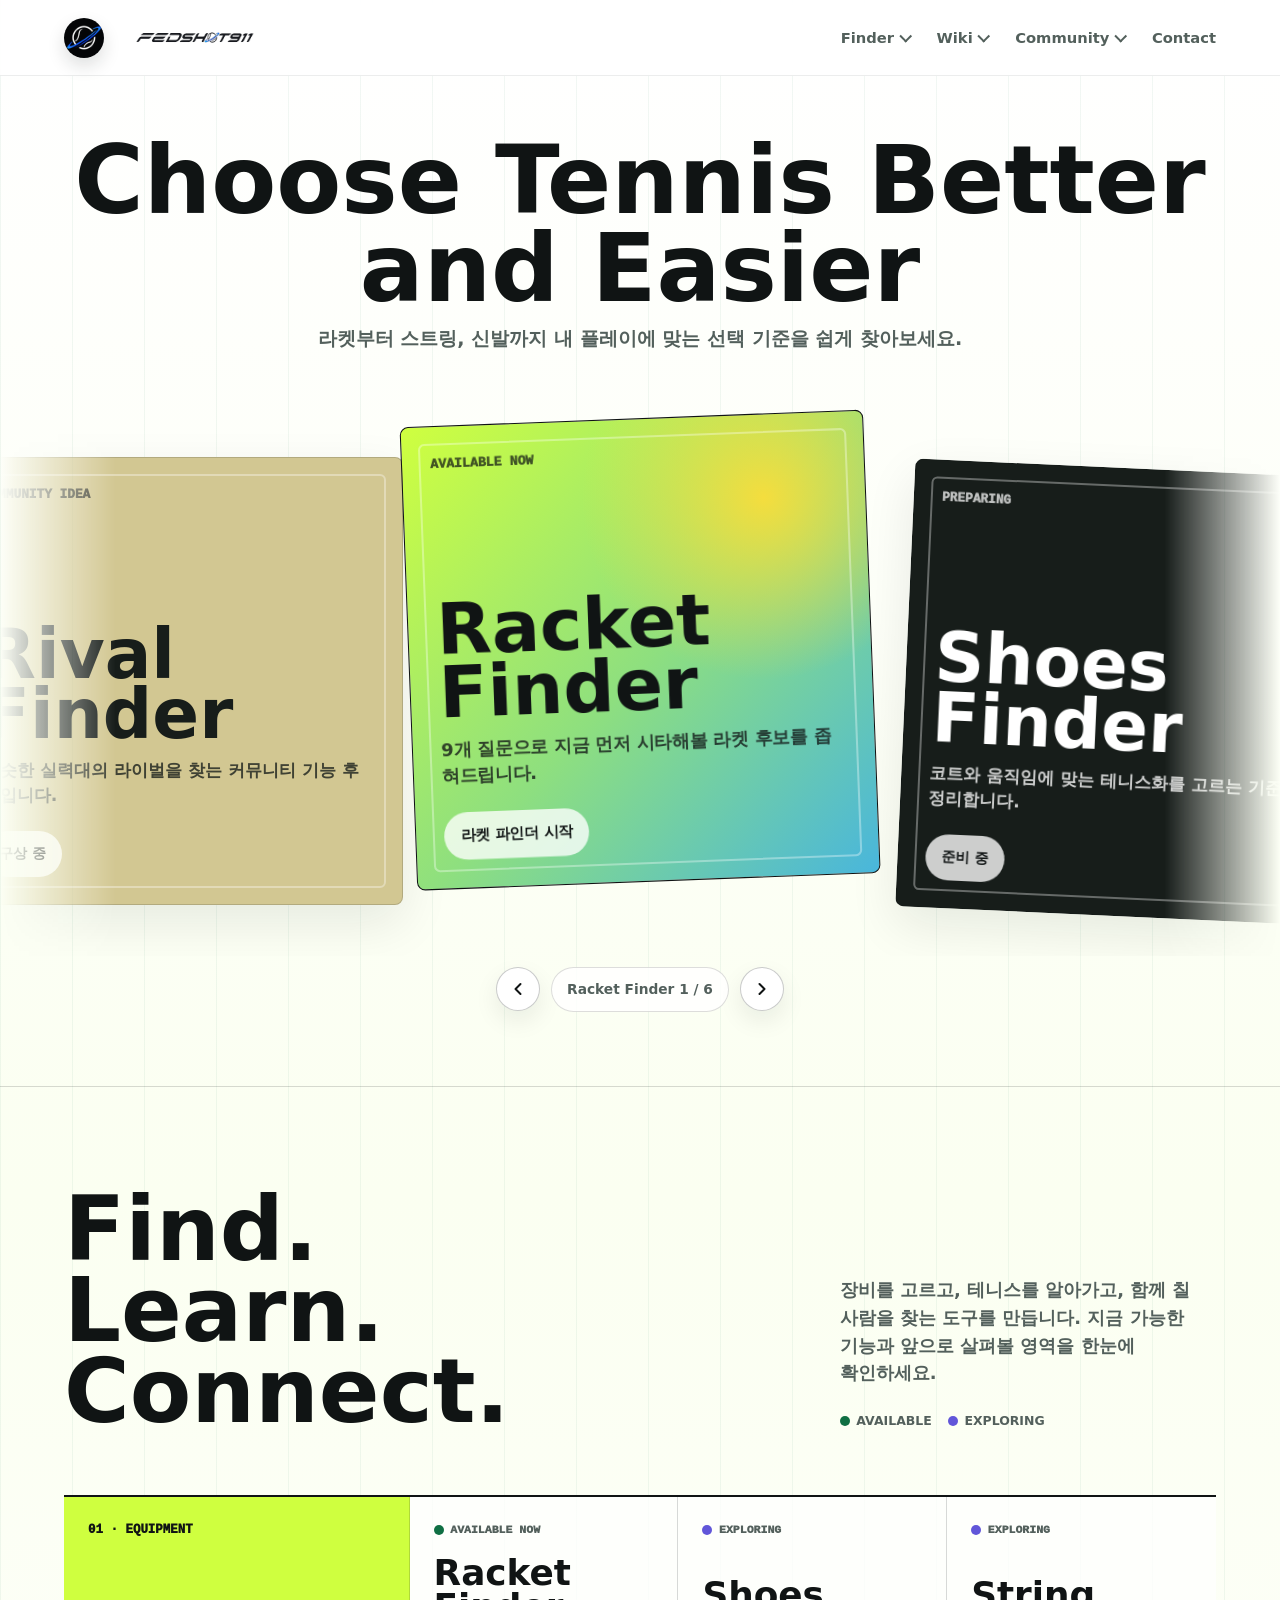
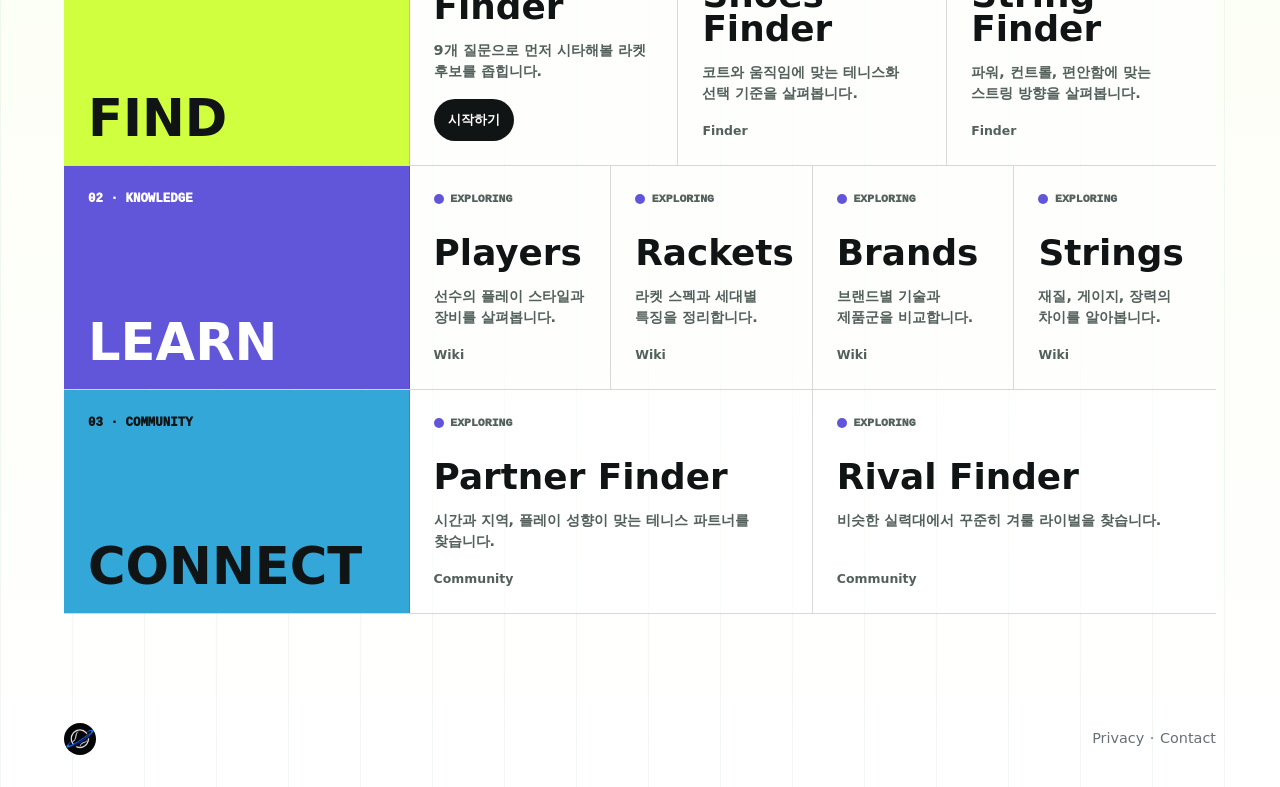
<file: index.html>
<!doctype html>
<html class="tennis-home-root" lang="ko">
<head>
  <meta charset="utf-8">
  <meta name="viewport" content="width=device-width, initial-scale=1">
  <title>fedshot911 tennis</title>
  <meta name="description" content="테니스 장비 선택을 돕는 fedshot911 tennis 서비스입니다.">
  <meta property="og:type" content="website">
  <meta property="og:site_name" content="fedshot911 tennis">
  <meta property="og:title" content="fedshot911 tennis">
  <meta property="og:description" content="나에게 맞는 테니스 라켓을 빠르게 찾아보세요.">
  <meta property="og:url" content="https://tennis.fedshot911.com/">
  <meta property="og:image" content="https://tennis.fedshot911.com/assets/share-previews/v1.0.0/racket-finder-og-v1.0.0.png">
  <meta name="twitter:card" content="summary_large_image">
  <link rel="icon" type="image/png" sizes="32x32" href="/favicon-32.png">
  <link rel="icon" type="image/png" sizes="16x16" href="/favicon-16.png">
  <link rel="apple-touch-icon" sizes="180x180" href="/assets/app-icons/v2.0.0/fedshot911-apple-touch-icon-180-v2.0.0.png">
  <link rel="manifest" href="/site.webmanifest">
  <meta name="theme-color" content="#0b0d0f">
  <link rel="preload" href="/assets/cursors/tennis-ball-cursor-v1.0.0_260621.png" as="image">
  <link rel="stylesheet" href="/styles.v1.1.1.css?2606222224">
</head>
<body class="tennis-home-page">
  <header class="service-header tennis-header">
    <a class="brand" href="/index.html" aria-label="fedshot911 tennis home">
      <img class="brand-mark" src="/assets/app-icons/v2.0.0/fedshot911-brand-mark-48-v2.0.0.png" alt="" aria-hidden="true">
      <img class="brand-wordmark" src="/assets/app-icons/v2.0.0/fedshot911-wordmark-v2.0.0.png" alt="fedshot911">
    </a>
    <button class="mobile-menu-toggle" type="button" aria-label="메뉴 열기" aria-expanded="false" aria-controls="tennis-nav">
      <span aria-hidden="true"></span>
      <span aria-hidden="true"></span>
      <span aria-hidden="true"></span>
    </button>
    <nav class="tennis-nav" id="tennis-nav" aria-label="tennis service navigation">
      <details class="gnb-menu" name="tennis-gnb">
        <summary>Finder</summary>
        <div class="gnb-panel" aria-label="Finder menu">
          <a href="/racket-finder/">Racket Finder</a>
          <a href="#more-tools">Shoes Finder</a>
          <a href="#more-tools">String Finder</a>
        </div>
      </details>
      <details class="gnb-menu" name="tennis-gnb">
        <summary>Wiki</summary>
        <div class="gnb-panel" aria-label="Wiki menu">
          <a href="#more-tools">Players</a>
          <a href="#more-tools">Rackets</a>
          <a href="#more-tools">Brands</a>
          <a href="#more-tools">Strings</a>
        </div>
      </details>
      <details class="gnb-menu" name="tennis-gnb">
        <summary>Community</summary>
        <div class="gnb-panel" aria-label="Community menu">
          <a href="#more-tools">Partner</a>
          <a href="#more-tools">Rival</a>
        </div>
      </details>
      <a class="gnb-direct-link" href="/contact/">Contact</a>
    </nav>
  </header>
  <main class="tennis-home">
    <section class="top-service-showcase" id="more-tools" aria-labelledby="tools-title">
      <div class="showcase-heading">
        <h1 id="tools-title">Choose Tennis Better and Easier</h1>
        <p>라켓부터 스트링, 신발까지 내 플레이에 맞는 선택 기준을 쉽게 찾아보세요.</p>
      </div>
      <div class="service-carousel hero-carousel" aria-label="테니스 서비스 쇼케이스">
        <div class="service-carousel-track" data-carousel-track>
          <a class="service-slide active" href="/racket-finder/" data-service-card data-service-name="Racket Finder">
            <span>Available now</span>
            <h3>Racket Finder</h3>
            <p>9개 질문으로 지금 먼저 시타해볼 라켓 후보를 좁혀드립니다.</p>
            <strong>라켓 파인더 시작</strong>
          </a>
          <article class="service-slide shoes" data-service-card data-service-name="Shoes Finder">
            <span>Preparing</span>
            <h3>Shoes Finder</h3>
            <p>코트와 움직임에 맞는 테니스화를 고르는 기준을 정리합니다.</p>
            <strong>준비 중</strong>
          </article>
          <article class="service-slide player" data-service-card data-service-name="Player Finder">
            <span>Preparing</span>
            <h3>Player Finder</h3>
            <p>내 플레이 스타일과 닮은 선수 유형을 찾아 참고점을 만듭니다.</p>
            <strong>준비 중</strong>
          </article>
          <article class="service-slide string" data-service-card data-service-name="String Finder">
            <span>Preparing</span>
            <h3>String Finder</h3>
            <p>파워, 컨트롤, 편안함 취향에 맞는 스트링 방향을 좁혀봅니다.</p>
            <strong>준비 중</strong>
          </article>
          <article class="service-slide partner" data-service-card data-service-name="Partner Finder">
            <span>Community idea</span>
            <h3>Partner Finder</h3>
            <p>같이 칠 파트너를 찾는 커뮤니티 기능으로 확장할 수 있습니다.</p>
            <strong>구상 중</strong>
          </article>
          <article class="service-slide rival" data-service-card data-service-name="Rival Finder">
            <span>Community idea</span>
            <h3>Rival Finder</h3>
            <p>비슷한 실력대의 라이벌을 찾는 커뮤니티 기능 후보입니다.</p>
            <strong>구상 중</strong>
          </article>
        </div>
      </div>
      <div class="showcase-controls" aria-label="서비스 쇼케이스 이동">
        <button class="showcase-control-button" type="button" aria-label="이전 서비스 보기" data-carousel-prev>
          <svg aria-hidden="true" viewBox="0 0 24 24">
            <path d="M15 6 9 12l6 6" />
          </svg>
        </button>
        <span class="showcase-status" data-carousel-status>Racket Finder 1 / 6</span>
        <button class="showcase-control-button" type="button" aria-label="다음 서비스 보기" data-carousel-next>
          <svg aria-hidden="true" viewBox="0 0 24 24">
            <path d="m9 6 6 6-6 6" />
          </svg>
        </button>
      </div>
    </section>

    <section class="tennis-ecosystem" aria-labelledby="ecosystem-title">
      <div class="ecosystem-intro">
        <h2 id="ecosystem-title">Find.<br>Learn.<br>Connect.</h2>
        <div class="ecosystem-intro-copy">
          <p>장비를 고르고, 테니스를 알아가고, 함께 칠 사람을 찾는 도구를 만듭니다. 지금 가능한 기능과 앞으로 살펴볼 영역을 한눈에 확인하세요.</p>
          <div class="ecosystem-legend" aria-label="서비스 상태">
            <span><i class="ecosystem-dot available" aria-hidden="true"></i>Available</span>
            <span><i class="ecosystem-dot exploring" aria-hidden="true"></i>Exploring</span>
          </div>
        </div>
      </div>

      <div class="ecosystem-lanes">
        <section class="ecosystem-lane find" aria-labelledby="find-title">
          <div class="ecosystem-lane-label">
            <span>01 · Equipment</span>
            <h3 id="find-title">FIND</h3>
          </div>
          <div class="ecosystem-service-list three-columns">
            <article class="ecosystem-service">
              <span class="ecosystem-status"><i class="ecosystem-dot available" aria-hidden="true"></i>Available now</span>
              <h4>Racket<br>Finder</h4>
              <p>9개 질문으로 먼저 시타해볼 라켓 후보를 좁힙니다.</p>
              <a href="/racket-finder/">시작하기</a>
            </article>
            <article class="ecosystem-service">
              <span class="ecosystem-status"><i class="ecosystem-dot exploring" aria-hidden="true"></i>Exploring</span>
              <h4>Shoes<br>Finder</h4>
              <p>코트와 움직임에 맞는 테니스화 선택 기준을 살펴봅니다.</p>
              <small>Finder</small>
            </article>
            <article class="ecosystem-service">
              <span class="ecosystem-status"><i class="ecosystem-dot exploring" aria-hidden="true"></i>Exploring</span>
              <h4>String<br>Finder</h4>
              <p>파워, 컨트롤, 편안함에 맞는 스트링 방향을 살펴봅니다.</p>
              <small>Finder</small>
            </article>
          </div>
        </section>

        <section class="ecosystem-lane learn" aria-labelledby="learn-title">
          <div class="ecosystem-lane-label">
            <span>02 · Knowledge</span>
            <h3 id="learn-title">LEARN</h3>
          </div>
          <div class="ecosystem-service-list four-columns">
            <article class="ecosystem-service"><span class="ecosystem-status"><i class="ecosystem-dot exploring" aria-hidden="true"></i>Exploring</span><h4>Players</h4><p>선수의 플레이 스타일과 장비를 살펴봅니다.</p><small>Wiki</small></article>
            <article class="ecosystem-service"><span class="ecosystem-status"><i class="ecosystem-dot exploring" aria-hidden="true"></i>Exploring</span><h4>Rackets</h4><p>라켓 스펙과 세대별 특징을 정리합니다.</p><small>Wiki</small></article>
            <article class="ecosystem-service"><span class="ecosystem-status"><i class="ecosystem-dot exploring" aria-hidden="true"></i>Exploring</span><h4>Brands</h4><p>브랜드별 기술과 제품군을 비교합니다.</p><small>Wiki</small></article>
            <article class="ecosystem-service"><span class="ecosystem-status"><i class="ecosystem-dot exploring" aria-hidden="true"></i>Exploring</span><h4>Strings</h4><p>재질, 게이지, 장력의 차이를 알아봅니다.</p><small>Wiki</small></article>
          </div>
        </section>

        <section class="ecosystem-lane connect" aria-labelledby="connect-title">
          <div class="ecosystem-lane-label">
            <span>03 · Community</span>
            <h3 id="connect-title">CONNECT</h3>
          </div>
          <div class="ecosystem-service-list two-columns">
            <article class="ecosystem-service"><span class="ecosystem-status"><i class="ecosystem-dot exploring" aria-hidden="true"></i>Exploring</span><h4>Partner Finder</h4><p>시간과 지역, 플레이 성향이 맞는 테니스 파트너를 찾습니다.</p><small>Community</small></article>
            <article class="ecosystem-service"><span class="ecosystem-status"><i class="ecosystem-dot exploring" aria-hidden="true"></i>Exploring</span><h4>Rival Finder</h4><p>비슷한 실력대에서 꾸준히 겨룰 라이벌을 찾습니다.</p><small>Community</small></article>
          </div>
        </section>
      </div>
    </section>

  </main>
  <footer class="site-footer">
    <a class="site-footer-brand" href="/" aria-label="fedshot911 tennis home">
      <img src="/assets/app-icons/v2.0.0/fedshot911-brand-mark-48-v2.0.0.png" alt="" aria-hidden="true">
    </a>
    <nav class="site-footer-links" aria-label="Footer">
      <a href="/privacy/">Privacy</a>
      <span aria-hidden="true">·</span>
      <a href="/contact/">Contact</a>
    </nav>
  </footer>
  <script>
    (() => {
      const header = document.querySelector(".tennis-header");
      const nav = document.querySelector(".tennis-nav");
      const menuToggle = document.querySelector(".mobile-menu-toggle");
      const menus = Array.from(document.querySelectorAll(".gnb-menu"));
      const hoverQuery = window.matchMedia("(hover: hover) and (pointer: fine) and (min-width: 701px)");
      const mobileQuery = window.matchMedia("(max-width: 700px)");
      const closeTimers = new WeakMap();

      const setMobileMenu = (isOpen) => {
        if (!header || !nav || !menuToggle) {
          return;
        }

        header.classList.toggle("is-menu-open", isOpen);
        menuToggle.setAttribute("aria-expanded", String(isOpen));
        menuToggle.setAttribute("aria-label", isOpen ? "메뉴 닫기" : "메뉴 열기");
        nav.hidden = mobileQuery.matches && !isOpen;

        if (!isOpen) {
          menus.forEach((menu) => {
            menu.open = false;
          });
        }
      };

      const syncMobileMenu = () => {
        if (!nav || !mobileQuery.matches) {
          if (nav) {
            nav.hidden = false;
          }
          header?.classList.remove("is-menu-open");
          menuToggle?.setAttribute("aria-expanded", "false");
          menuToggle?.setAttribute("aria-label", "메뉴 열기");
          return;
        }

        setMobileMenu(header?.classList.contains("is-menu-open") ?? false);
      };

      menuToggle?.addEventListener("click", () => {
        setMobileMenu(!header?.classList.contains("is-menu-open"));
      });

      if (typeof mobileQuery.addEventListener === "function") {
        mobileQuery.addEventListener("change", syncMobileMenu);
      } else if (typeof mobileQuery.addListener === "function") {
        mobileQuery.addListener(syncMobileMenu);
      }

      const cancelClose = (menu) => {
        window.clearTimeout(closeTimers.get(menu));
      };

      const closeLater = (menu) => {
        window.clearTimeout(closeTimers.get(menu));
        closeTimers.set(menu, window.setTimeout(() => {
          menu.open = false;
        }, 180));
      };

      menus.forEach((menu) => {
        const panel = menu.querySelector(".gnb-panel");

        menu.addEventListener("toggle", () => {
          if (!menu.open) {
            return;
          }

          menus.forEach((otherMenu) => {
            if (otherMenu !== menu) {
              otherMenu.open = false;
            }
          });
        });

        menu.addEventListener("mouseenter", () => {
          if (!hoverQuery.matches) {
            return;
          }

          cancelClose(menu);
          menu.open = true;
        });

        menu.addEventListener("mouseleave", () => {
          if (!hoverQuery.matches) {
            return;
          }

          closeLater(menu);
        });

        panel?.addEventListener("mouseenter", () => {
          if (!hoverQuery.matches) {
            return;
          }

          cancelClose(menu);
        });
      });

      document.addEventListener("click", (event) => {
        if (event.target.closest(".tennis-nav, .mobile-menu-toggle")) {
          return;
        }

        if (mobileQuery.matches) {
          setMobileMenu(false);
          return;
        }

        menus.forEach((menu) => {
          menu.open = false;
        });
      });

      document.addEventListener("keydown", (event) => {
        if (event.key !== "Escape") {
          return;
        }

        menus.forEach((menu) => {
          menu.open = false;
        });

        if (mobileQuery.matches) {
          setMobileMenu(false);
          menuToggle?.focus();
        }
      });

      nav?.addEventListener("click", (event) => {
        if (!mobileQuery.matches || !event.target.closest("a")) {
          return;
        }

        setMobileMenu(false);
      });

      syncMobileMenu();
    })();

    (() => {
      const track = document.querySelector("[data-carousel-track]");
      const originalCards = track ? Array.from(track.querySelectorAll("[data-service-card]")) : [];
      const previousButton = document.querySelector("[data-carousel-prev]");
      const nextButton = document.querySelector("[data-carousel-next]");
      const status = document.querySelector("[data-carousel-status]");

      if (!track || originalCards.length === 0 || !previousButton || !nextButton || !status) {
        return;
      }

      const cloneCard = (card) => {
        const clone = card.cloneNode(true);
        clone.setAttribute("aria-hidden", "true");
        clone.dataset.carouselClone = "true";
        if (clone.matches("a[href]")) {
          clone.tabIndex = -1;
        }
        clone.removeAttribute("data-service-card");
        return clone;
      };

      const beforeClones = originalCards.map(cloneCard);
      const afterClones = originalCards.map(cloneCard);
      beforeClones.forEach((clone) => track.appendChild(clone));
      beforeClones.reverse().forEach((clone) => track.prepend(clone));
      afterClones.forEach((clone) => track.appendChild(clone));

      const allCards = Array.from(track.querySelectorAll(".service-slide"));
      const startIndex = originalCards.length;
      let currentIndex = startIndex;
      let scrollTimer;
      let resetTimer;
      let dragState = null;
      let suppressClick = false;

      const normalizeIndex = (index) => {
        return ((index - startIndex) % originalCards.length + originalCards.length) % originalCards.length;
      };

      const updateStatus = () => {
        const logicalIndex = normalizeIndex(currentIndex);
        const name = originalCards[logicalIndex].dataset.serviceName || "Service";
        status.textContent = `${name} ${logicalIndex + 1} / ${originalCards.length}`;
        allCards.forEach((card, index) => {
          card.classList.toggle("is-current", index === currentIndex);
        });
      };

      const scrollToCard = (cardIndex, behavior = "smooth") => {
        const card = allCards[cardIndex];
        const targetLeft = card.offsetLeft - (track.clientWidth - card.offsetWidth) / 2;
        track.scrollTo({
          left: Math.max(0, targetLeft),
          behavior,
        });
      };

      const recenterIfNeeded = () => {
        if (currentIndex >= startIndex + originalCards.length) {
          currentIndex = startIndex + normalizeIndex(currentIndex);
          scrollToCard(currentIndex, "auto");
        }

        if (currentIndex < startIndex) {
          currentIndex = startIndex + normalizeIndex(currentIndex);
          scrollToCard(currentIndex, "auto");
        }

        updateStatus();
      };

      const goToCard = (nextIndex) => {
        currentIndex = nextIndex;
        window.clearTimeout(resetTimer);
        scrollToCard(currentIndex, "smooth");
        updateStatus();
        resetTimer = window.setTimeout(recenterIfNeeded, 520);
      };

      const syncNearestCard = () => {
        const trackRect = track.getBoundingClientRect();
        const trackCenter = trackRect.left + trackRect.width / 2;
        let nearestIndex = currentIndex;
        let nearestDistance = Number.POSITIVE_INFINITY;

        allCards.forEach((card, index) => {
          const rect = card.getBoundingClientRect();
          const distance = Math.abs(rect.left + rect.width / 2 - trackCenter);
          if (distance < nearestDistance) {
            nearestDistance = distance;
            nearestIndex = index;
          }
        });

        currentIndex = nearestIndex;
        recenterIfNeeded();
      };

      const finishMouseDrag = (event, shouldSnap = true) => {
        if (!dragState || event.pointerId !== dragState.pointerId) {
          return;
        }

        const wasDragging = dragState.hasMoved;
        dragState = null;
        track.classList.remove("is-dragging");

        if (track.hasPointerCapture(event.pointerId)) {
          track.releasePointerCapture(event.pointerId);
        }

        if (wasDragging && shouldSnap) {
          syncNearestCard();
          scrollToCard(currentIndex, "smooth");
        }

        suppressClick = wasDragging;
        window.setTimeout(() => {
          suppressClick = false;
        }, 0);
      };

      previousButton.addEventListener("click", () => goToCard(currentIndex - 1));
      nextButton.addEventListener("click", () => goToCard(currentIndex + 1));
      track.addEventListener("pointerdown", (event) => {
        if (event.pointerType !== "mouse" || event.button !== 0) {
          return;
        }

        if (event.target.closest("a[href]")) {
          return;
        }

        window.clearTimeout(scrollTimer);
        window.clearTimeout(resetTimer);
        dragState = {
          pointerId: event.pointerId,
          startX: event.clientX,
          startScrollLeft: track.scrollLeft,
          hasMoved: false,
        };
        track.classList.add("is-dragging");
        track.setPointerCapture(event.pointerId);
      });
      track.addEventListener("pointermove", (event) => {
        if (!dragState || event.pointerId !== dragState.pointerId) {
          return;
        }

        const distance = event.clientX - dragState.startX;
        if (Math.abs(distance) > 12) {
          dragState.hasMoved = true;
        }

        if (!dragState.hasMoved) {
          return;
        }

        event.preventDefault();
        track.scrollLeft = dragState.startScrollLeft - distance;
      });
      track.addEventListener("pointerup", (event) => finishMouseDrag(event));
      track.addEventListener("pointercancel", (event) => finishMouseDrag(event, false));
      track.addEventListener("dragstart", (event) => event.preventDefault());
      track.addEventListener("click", (event) => {
        if (!suppressClick) {
          return;
        }

        if (event.target.closest("a[href]")) {
          return;
        }

        event.preventDefault();
        event.stopPropagation();
      }, true);
      track.addEventListener("scroll", () => {
        if (dragState) {
          return;
        }

        window.clearTimeout(scrollTimer);
        scrollTimer = window.setTimeout(syncNearestCard, 120);
      }, { passive: true });

      window.requestAnimationFrame(() => {
        scrollToCard(currentIndex, "auto");
        updateStatus();
      });
    })();
  </script>
</body>
</html>
</file>
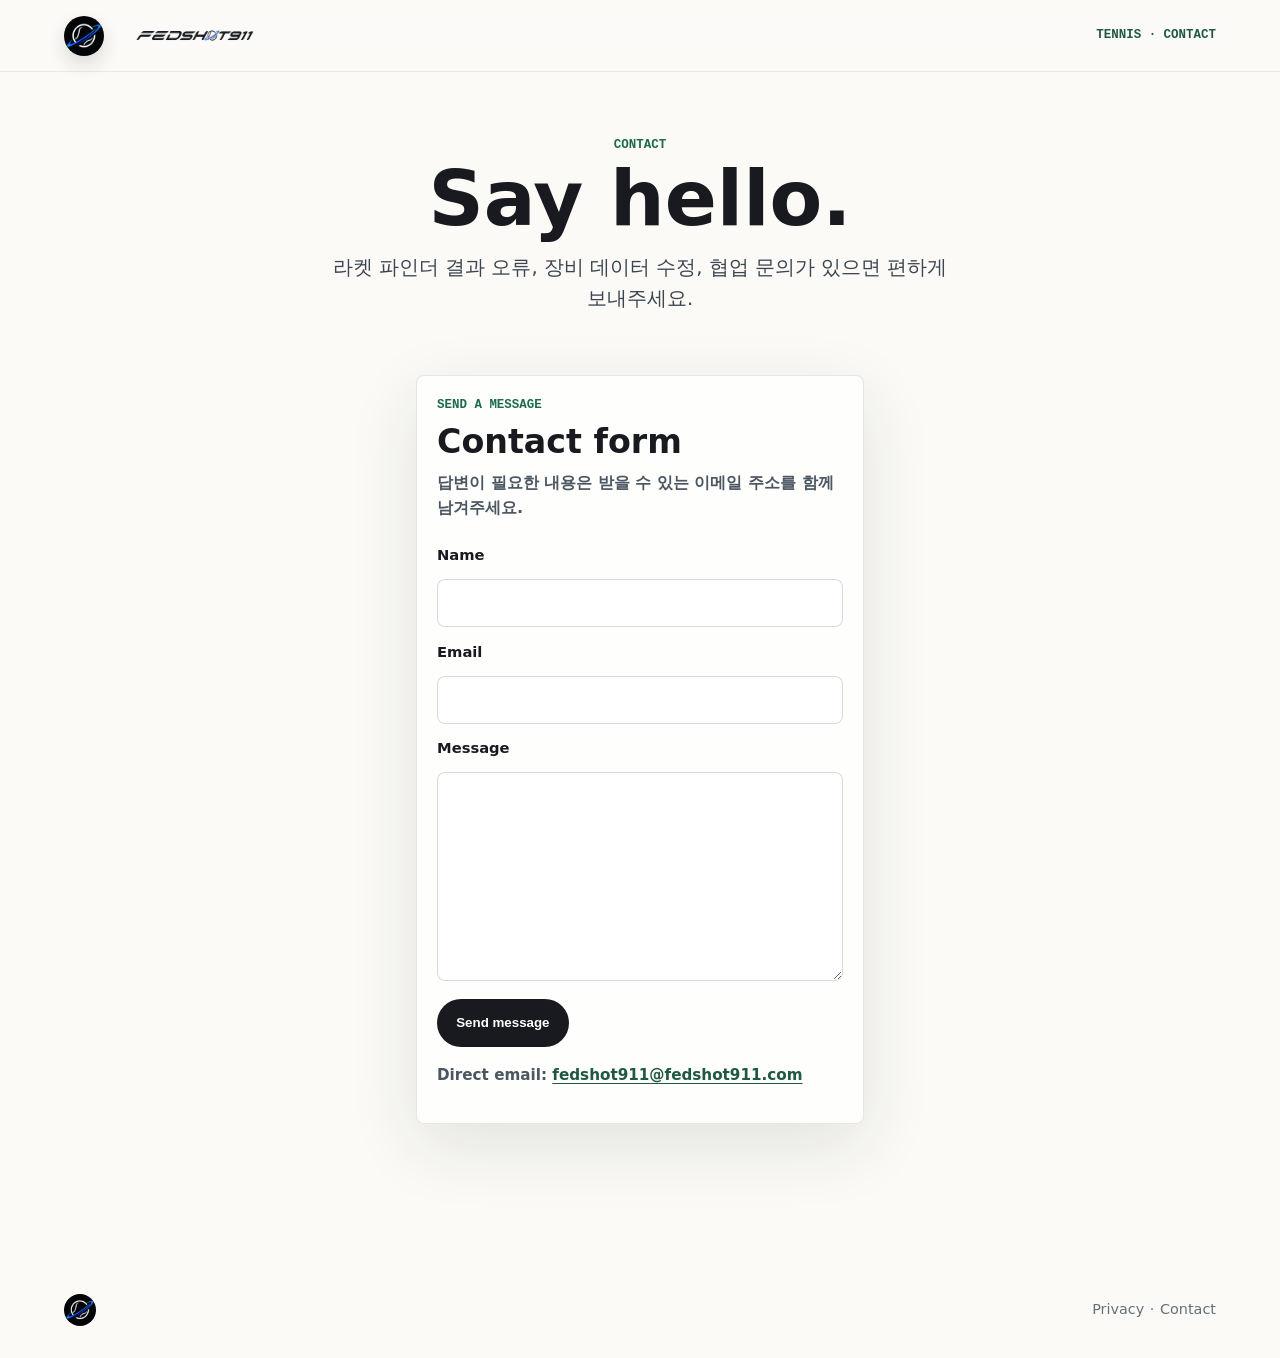
<file: contact/index.html>
<!doctype html>
<html lang="ko">
<head>
  <meta charset="utf-8">
  <meta name="viewport" content="width=device-width, initial-scale=1">
  <title>Contact | fedshot911 tennis</title>
  <meta name="description" content="fedshot911 tennis 문의 안내입니다.">
  <link rel="icon" type="image/png" sizes="32x32" href="/favicon-32.png">
  <link rel="icon" type="image/png" sizes="16x16" href="/favicon-16.png">
  <link rel="stylesheet" href="/styles.v1.1.1.css?2606222305">
  <link rel="stylesheet" href="/racket-finder/racket-finder.v1.1.6.css?260618">
</head>
<body>
  <header class="service-header">
    <a class="brand" href="/index.html" aria-label="fedshot911 tennis home">
      <img class="brand-mark" src="/assets/app-icons/v2.0.0/fedshot911-brand-mark-48-v2.0.0.png" alt="" aria-hidden="true">
      <img class="brand-wordmark" src="/assets/app-icons/v2.0.0/fedshot911-wordmark-v2.0.0.png" alt="fedshot911">
    </a>
    <span class="service-label">Tennis · Contact</span>
  </header>
  <main class="finder-shell">
    <section class="finder-hero" aria-labelledby="page-title">
      <div class="finder-copy">
        <p class="finder-kicker">Contact</p>
        <h1 id="page-title">Say hello.</h1>
        <p class="finder-lead">
          라켓 파인더 결과 오류, 장비 데이터 수정, 협업 문의가 있으면 편하게 보내주세요.
        </p>
      </div>
      <div class="finder-intro-card">
        <p class="intro-label">Send a message</p>
        <h2>Contact form</h2>
        <p>
          답변이 필요한 내용은 받을 수 있는 이메일 주소를 함께 남겨주세요.
        </p>
        <form class="contact-form" action="mailto:fedshot911@fedshot911.com" method="post" enctype="text/plain">
          <label for="contact-name">Name</label>
          <input id="contact-name" name="Name" type="text" autocomplete="name" required>

          <label for="contact-email">Email</label>
          <input id="contact-email" name="Email" type="email" autocomplete="email" required>

          <label for="contact-message">Message</label>
          <textarea id="contact-message" name="Message" rows="7" required></textarea>

          <button class="button primary contact-submit" type="submit">Send message</button>
        </form>
        <p class="contact-direct">
          Direct email:
          <a class="contact-email-link" href="mailto:fedshot911@fedshot911.com">fedshot911@fedshot911.com</a>
        </p>
      </div>
    </section>
  </main>
  <footer class="site-footer">
    <a class="site-footer-brand" href="/" aria-label="fedshot911 tennis home">
      <img src="/assets/app-icons/v2.0.0/fedshot911-brand-mark-48-v2.0.0.png" alt="" aria-hidden="true">
    </a>
    <nav class="site-footer-links" aria-label="Footer">
      <a href="/privacy/">Privacy</a>
      <span aria-hidden="true">·</span>
      <a href="/contact/">Contact</a>
    </nav>
  </footer>
</body>
</html>
</file>
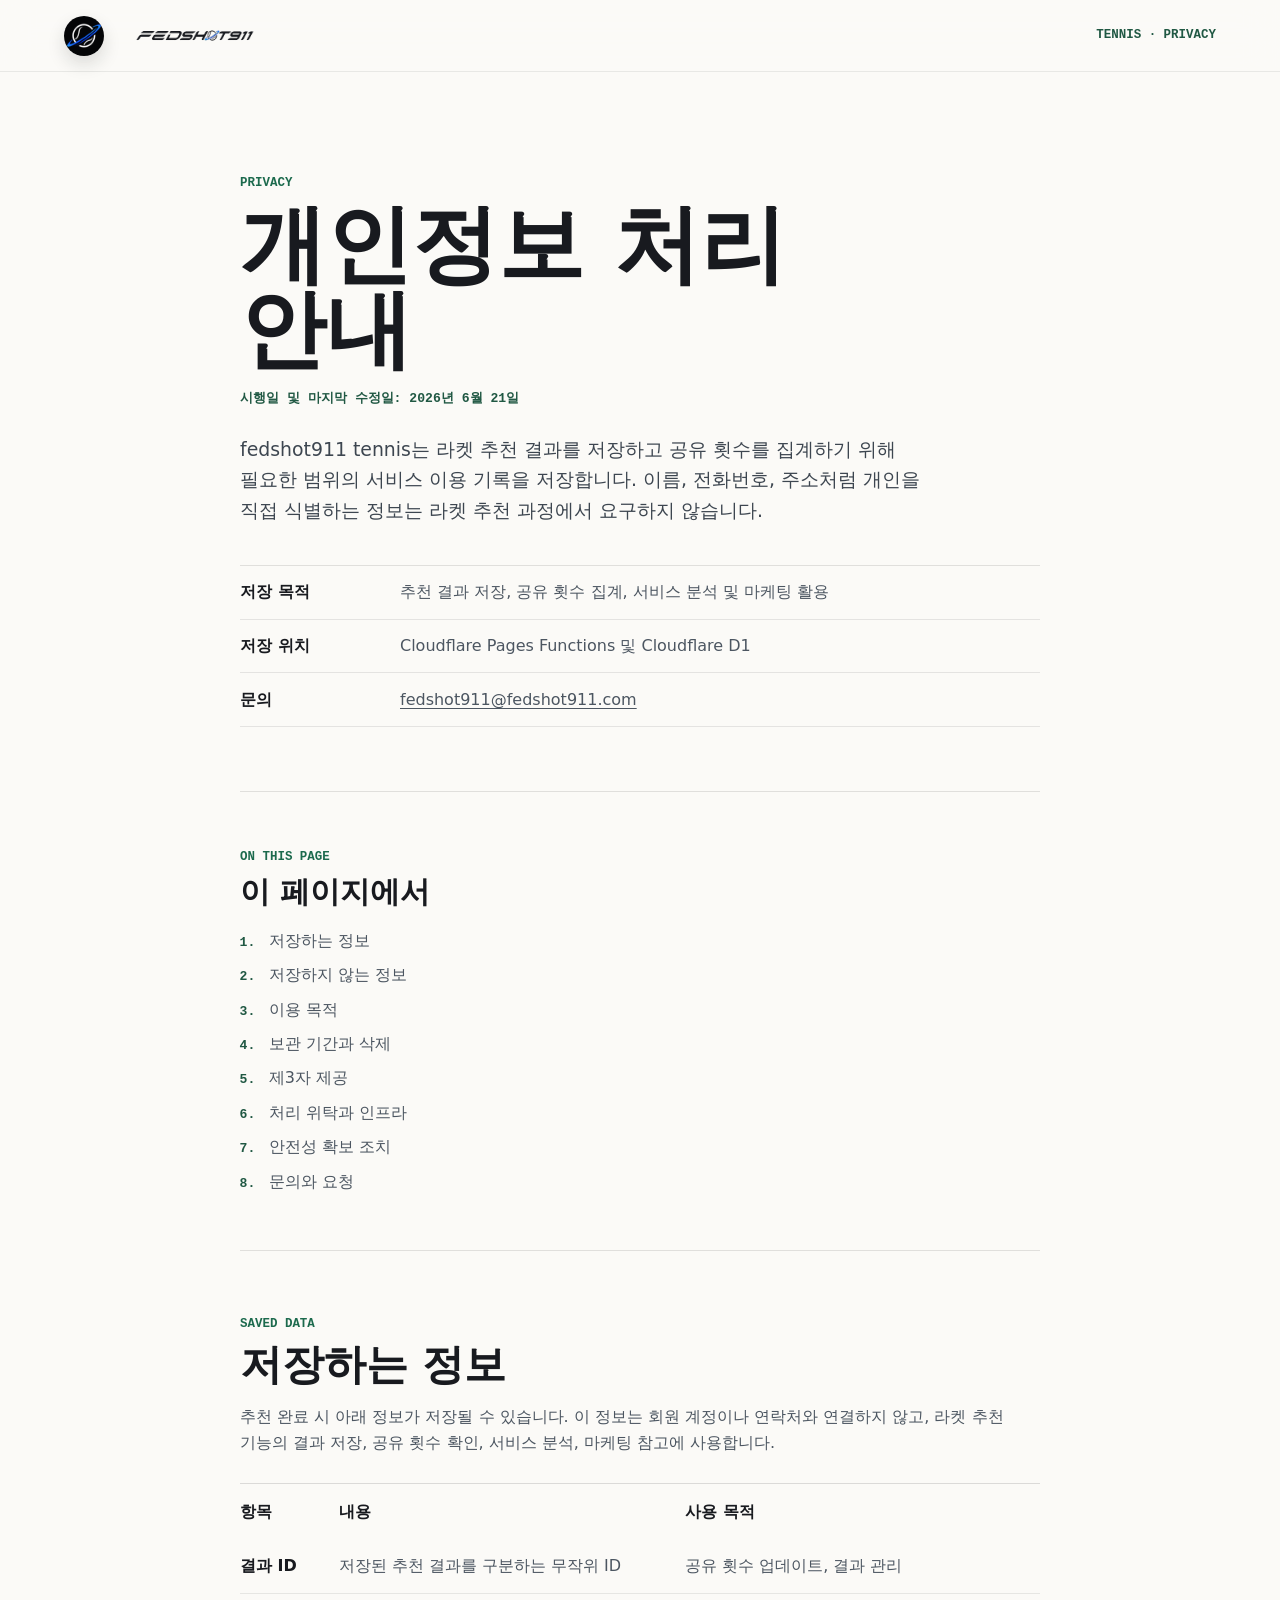
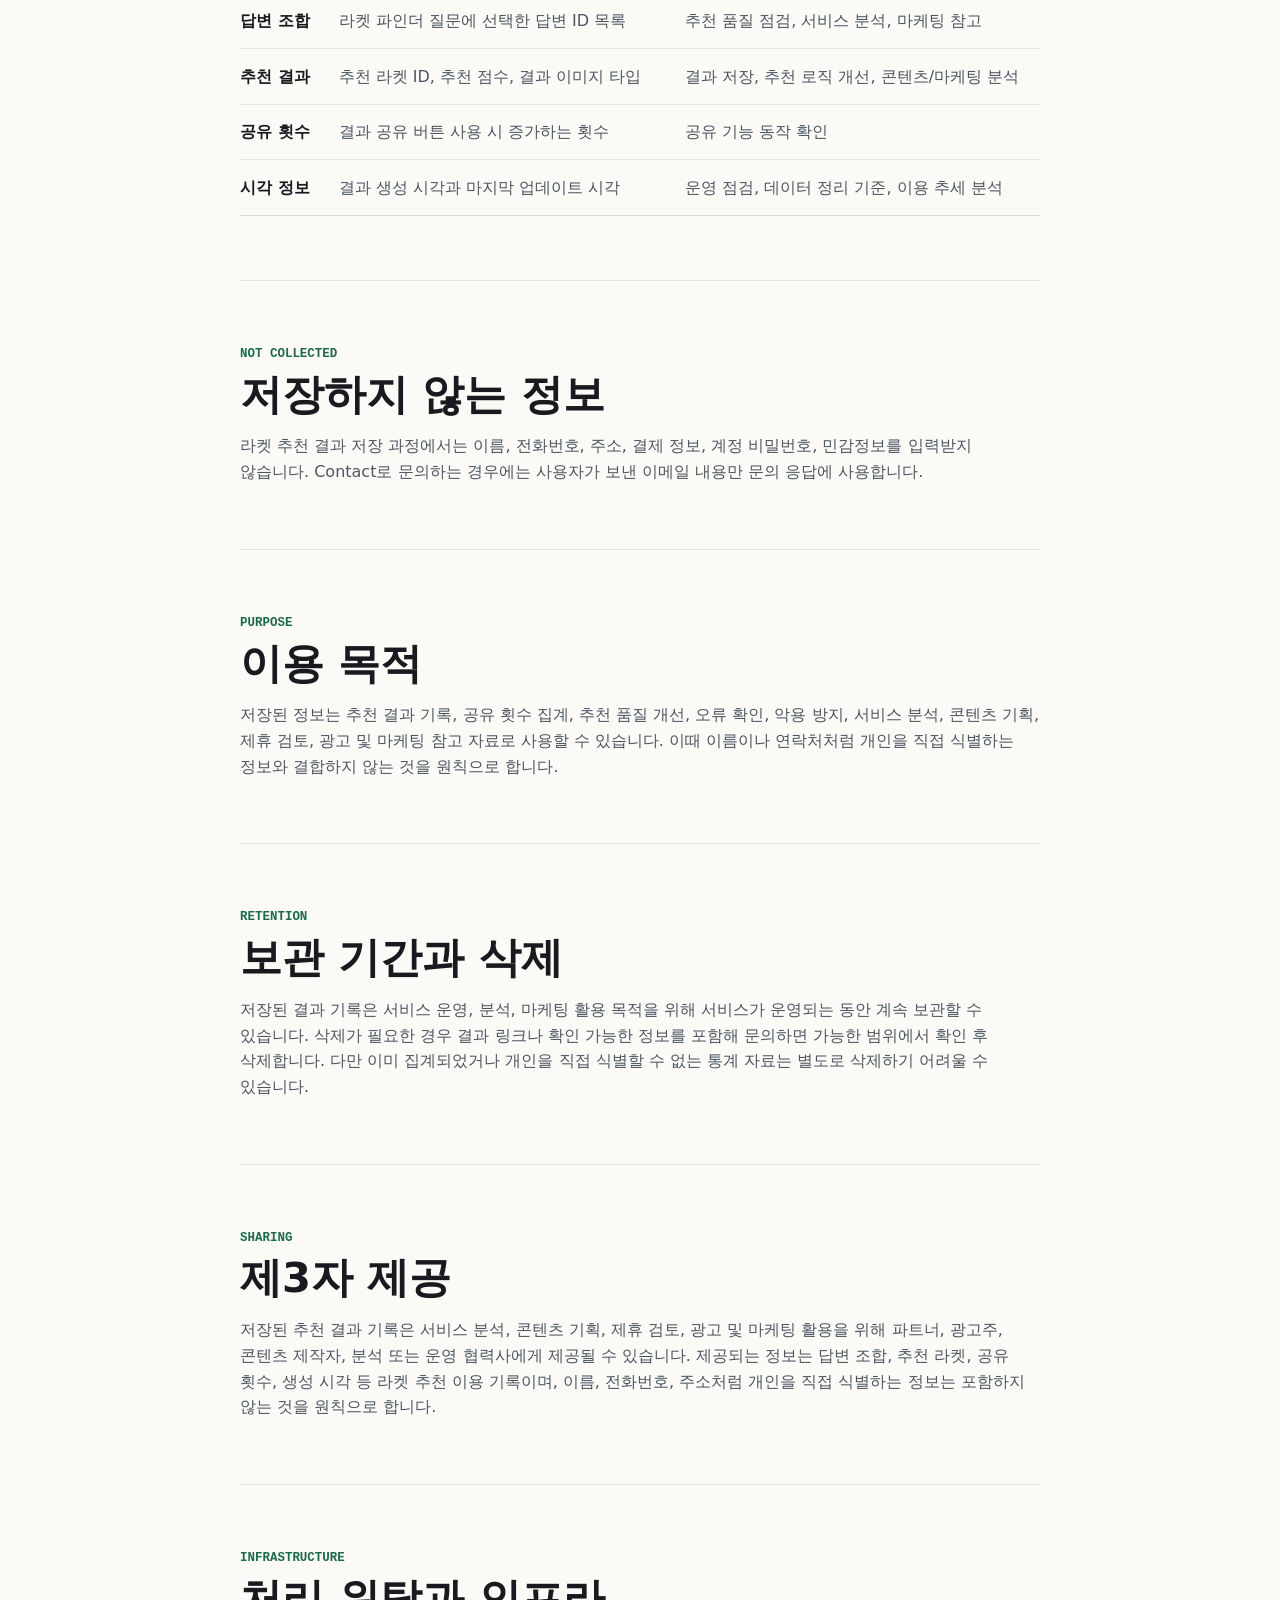
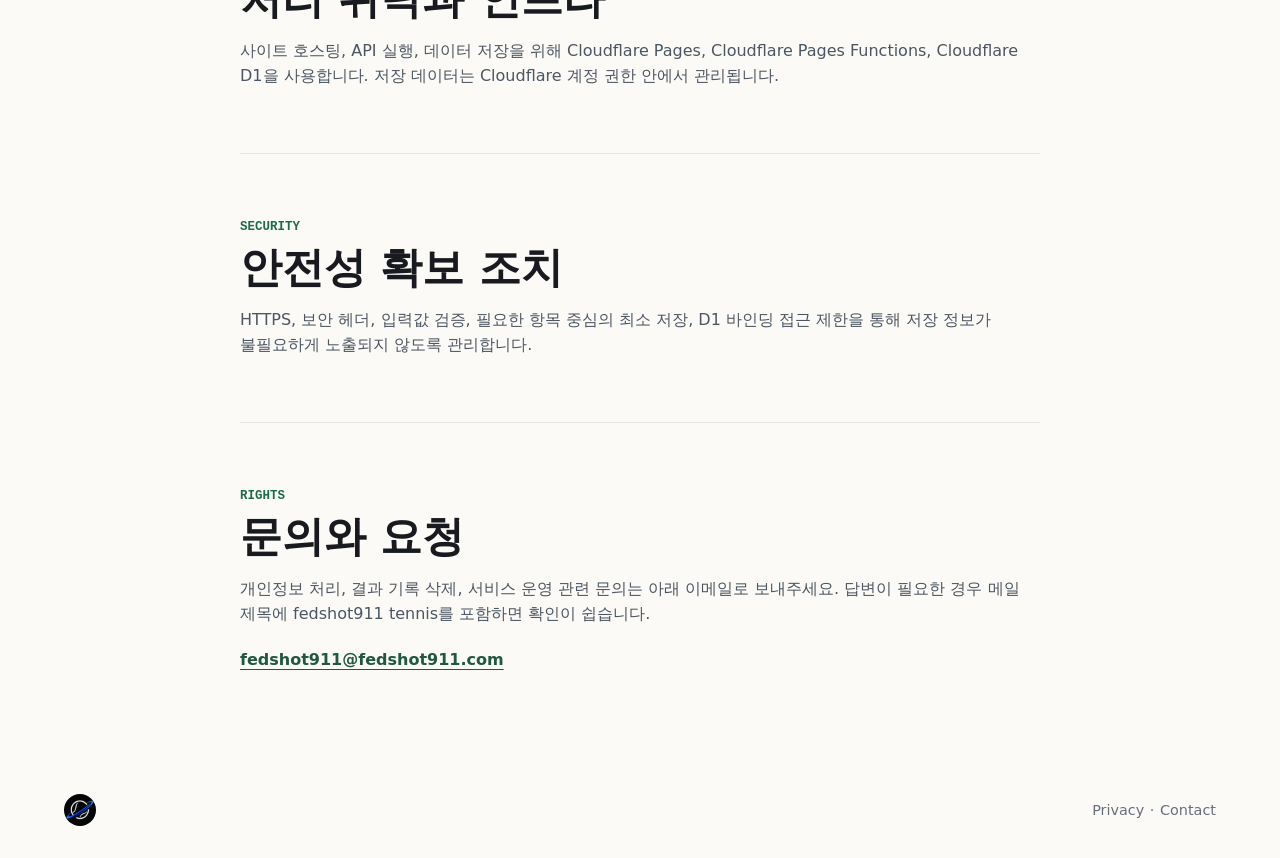
<file: privacy/index.html>
<!doctype html>
<html lang="ko">
<head>
  <meta charset="utf-8">
  <meta name="viewport" content="width=device-width, initial-scale=1">
  <title>Privacy | fedshot911 tennis</title>
  <meta name="description" content="fedshot911 tennis 라켓 추천 결과 저장 및 개인정보 처리 안내입니다.">
  <link rel="icon" type="image/png" sizes="32x32" href="/favicon-32.png">
  <link rel="icon" type="image/png" sizes="16x16" href="/favicon-16.png">
  <link rel="stylesheet" href="/styles.v1.1.1.css?2606222224">
  <link rel="stylesheet" href="/racket-finder/racket-finder.v1.1.6.css?2606222150">
</head>
<body>
  <header class="service-header">
    <a class="brand" href="/index.html" aria-label="fedshot911 tennis home">
      <img class="brand-mark" src="/assets/app-icons/v2.0.0/fedshot911-brand-mark-48-v2.0.0.png" alt="" aria-hidden="true">
      <img class="brand-wordmark" src="/assets/app-icons/v2.0.0/fedshot911-wordmark-v2.0.0.png" alt="fedshot911">
    </a>
    <span class="service-label">Tennis · Privacy</span>
  </header>
  <main class="finder-shell privacy-shell">
    <section class="privacy-hero" aria-labelledby="page-title">
      <p class="guide-label">Privacy</p>
      <h1 id="page-title">개인정보 처리 안내</h1>
      <p class="privacy-effective-date">시행일 및 마지막 수정일: 2026년 6월 21일</p>
      <p class="privacy-intro">
        fedshot911 tennis는 라켓 추천 결과를 저장하고 공유 횟수를 집계하기 위해 필요한 범위의
        서비스 이용 기록을 저장합니다. 이름, 전화번호, 주소처럼 개인을 직접 식별하는 정보는
        라켓 추천 과정에서 요구하지 않습니다.
      </p>
      <dl class="privacy-summary" aria-label="개인정보 처리 요약">
        <div>
          <dt>저장 목적</dt>
          <dd>추천 결과 저장, 공유 횟수 집계, 서비스 분석 및 마케팅 활용</dd>
        </div>
        <div>
          <dt>저장 위치</dt>
          <dd>Cloudflare Pages Functions 및 Cloudflare D1</dd>
        </div>
        <div>
          <dt>문의</dt>
          <dd><a href="mailto:fedshot911@fedshot911.com">fedshot911@fedshot911.com</a></dd>
        </div>
      </dl>
    </section>

    <nav class="privacy-toc" aria-labelledby="privacy-toc-title">
      <p class="guide-label">On this page</p>
      <h2 id="privacy-toc-title">이 페이지에서</h2>
      <ol>
        <li><a href="#saved-data">저장하는 정보</a></li>
        <li><a href="#not-collected">저장하지 않는 정보</a></li>
        <li><a href="#purpose">이용 목적</a></li>
        <li><a href="#retention">보관 기간과 삭제</a></li>
        <li><a href="#sharing">제3자 제공</a></li>
        <li><a href="#infrastructure">처리 위탁과 인프라</a></li>
        <li><a href="#security">안전성 확보 조치</a></li>
        <li><a href="#contact-requests">문의와 요청</a></li>
      </ol>
    </nav>

    <section class="privacy-section" id="saved-data" aria-labelledby="saved-data-title">
      <p class="guide-label">Saved data</p>
      <h2 id="saved-data-title">저장하는 정보</h2>
      <p>
        추천 완료 시 아래 정보가 저장될 수 있습니다. 이 정보는 회원 계정이나 연락처와 연결하지
        않고, 라켓 추천 기능의 결과 저장, 공유 횟수 확인, 서비스 분석, 마케팅 참고에 사용합니다.
      </p>
      <div class="privacy-table-wrap">
        <table class="privacy-table">
          <thead>
            <tr>
              <th scope="col">항목</th>
              <th scope="col">내용</th>
              <th scope="col">사용 목적</th>
            </tr>
          </thead>
          <tbody>
            <tr>
              <th scope="row">결과 ID</th>
              <td>저장된 추천 결과를 구분하는 무작위 ID</td>
              <td>공유 횟수 업데이트, 결과 관리</td>
            </tr>
            <tr>
              <th scope="row">답변 조합</th>
              <td>라켓 파인더 질문에 선택한 답변 ID 목록</td>
              <td>추천 품질 점검, 서비스 분석, 마케팅 참고</td>
            </tr>
            <tr>
              <th scope="row">추천 결과</th>
              <td>추천 라켓 ID, 추천 점수, 결과 이미지 타입</td>
              <td>결과 저장, 추천 로직 개선, 콘텐츠/마케팅 분석</td>
            </tr>
            <tr>
              <th scope="row">공유 횟수</th>
              <td>결과 공유 버튼 사용 시 증가하는 횟수</td>
              <td>공유 기능 동작 확인</td>
            </tr>
            <tr>
              <th scope="row">시각 정보</th>
              <td>결과 생성 시각과 마지막 업데이트 시각</td>
              <td>운영 점검, 데이터 정리 기준, 이용 추세 분석</td>
            </tr>
          </tbody>
        </table>
      </div>
    </section>

    <section class="privacy-section" id="not-collected" aria-labelledby="not-collected-title">
      <p class="guide-label">Not collected</p>
      <h2 id="not-collected-title">저장하지 않는 정보</h2>
      <p>
        라켓 추천 결과 저장 과정에서는 이름, 전화번호, 주소, 결제 정보, 계정 비밀번호, 민감정보를
        입력받지 않습니다. Contact로 문의하는 경우에는 사용자가 보낸 이메일 내용만 문의 응답에
        사용합니다.
      </p>
    </section>

    <section class="privacy-section" id="purpose" aria-labelledby="purpose-title">
      <p class="guide-label">Purpose</p>
      <h2 id="purpose-title">이용 목적</h2>
      <p>
        저장된 정보는 추천 결과 기록, 공유 횟수 집계, 추천 품질 개선, 오류 확인, 악용 방지,
        서비스 분석, 콘텐츠 기획, 제휴 검토, 광고 및 마케팅 참고 자료로 사용할 수 있습니다.
        이때 이름이나 연락처처럼 개인을 직접 식별하는 정보와 결합하지 않는 것을 원칙으로 합니다.
      </p>
    </section>

    <section class="privacy-section" id="retention" aria-labelledby="retention-title">
      <p class="guide-label">Retention</p>
      <h2 id="retention-title">보관 기간과 삭제</h2>
      <p>
        저장된 결과 기록은 서비스 운영, 분석, 마케팅 활용 목적을 위해 서비스가 운영되는 동안
        계속 보관할 수 있습니다. 삭제가 필요한 경우 결과 링크나 확인 가능한 정보를 포함해
        문의하면 가능한 범위에서 확인 후 삭제합니다. 다만 이미 집계되었거나 개인을 직접
        식별할 수 없는 통계 자료는 별도로 삭제하기 어려울 수 있습니다.
      </p>
    </section>

    <section class="privacy-section" id="sharing" aria-labelledby="sharing-title">
      <p class="guide-label">Sharing</p>
      <h2 id="sharing-title">제3자 제공</h2>
      <p>
        저장된 추천 결과 기록은 서비스 분석, 콘텐츠 기획, 제휴 검토, 광고 및 마케팅 활용을 위해
        파트너, 광고주, 콘텐츠 제작자, 분석 또는 운영 협력사에게 제공될 수 있습니다. 제공되는
        정보는 답변 조합, 추천 라켓, 공유 횟수, 생성 시각 등 라켓 추천 이용 기록이며, 이름,
        전화번호, 주소처럼 개인을 직접 식별하는 정보는 포함하지 않는 것을 원칙으로 합니다.
      </p>
    </section>

    <section class="privacy-section" id="infrastructure" aria-labelledby="infrastructure-title">
      <p class="guide-label">Infrastructure</p>
      <h2 id="infrastructure-title">처리 위탁과 인프라</h2>
      <p>
        사이트 호스팅, API 실행, 데이터 저장을 위해 Cloudflare Pages, Cloudflare Pages Functions,
        Cloudflare D1을 사용합니다. 저장 데이터는 Cloudflare 계정 권한 안에서 관리됩니다.
      </p>
    </section>

    <section class="privacy-section" id="security" aria-labelledby="security-title">
      <p class="guide-label">Security</p>
      <h2 id="security-title">안전성 확보 조치</h2>
      <p>
        HTTPS, 보안 헤더, 입력값 검증, 필요한 항목 중심의 최소 저장, D1 바인딩 접근 제한을 통해
        저장 정보가 불필요하게 노출되지 않도록 관리합니다.
      </p>
    </section>

    <section class="privacy-section privacy-contact" id="contact-requests" aria-labelledby="contact-title">
      <p class="guide-label">Rights</p>
      <h2 id="contact-title">문의와 요청</h2>
      <p>
        개인정보 처리, 결과 기록 삭제, 서비스 운영 관련 문의는 아래 이메일로 보내주세요. 답변이
        필요한 경우 메일 제목에 fedshot911 tennis를 포함하면 확인이 쉽습니다.
      </p>
      <a class="privacy-mail-link" href="mailto:fedshot911@fedshot911.com">fedshot911@fedshot911.com</a>
    </section>
  </main>
  <footer class="site-footer">
    <a class="site-footer-brand" href="/" aria-label="fedshot911 tennis home">
      <img src="/assets/app-icons/v2.0.0/fedshot911-brand-mark-48-v2.0.0.png" alt="" aria-hidden="true">
    </a>
    <nav class="site-footer-links" aria-label="Footer">
      <a href="/privacy/">Privacy</a>
      <span aria-hidden="true">·</span>
      <a href="/contact/">Contact</a>
    </nav>
  </footer>
</body>
</html>
</file>
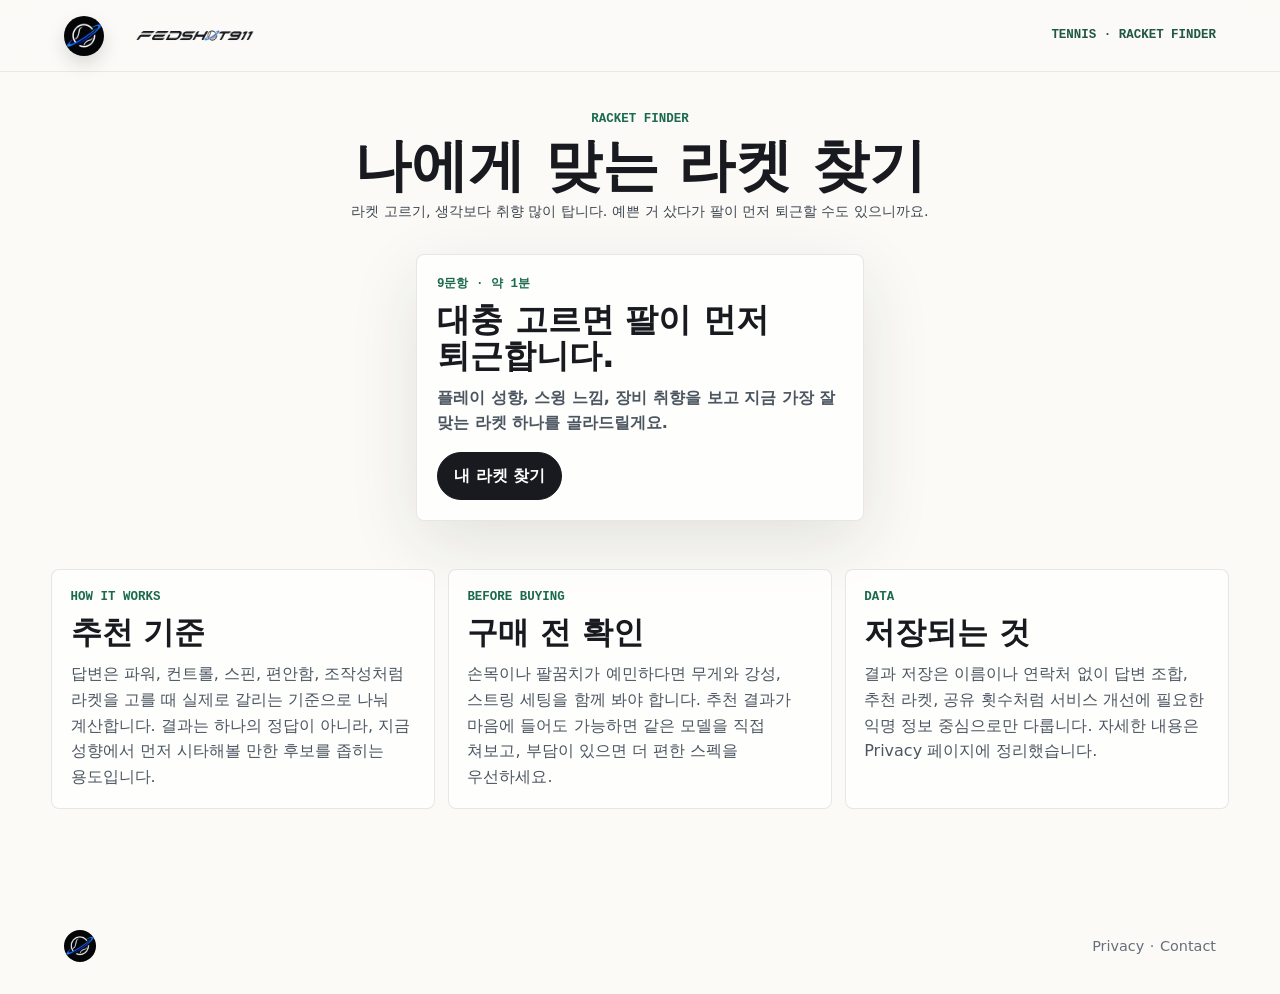
<file: racket-finder/index.html>
<!doctype html>
<html lang="ko">
<head>
  <meta charset="utf-8">
  <meta name="viewport" content="width=device-width, initial-scale=1">
  <title>나에게 맞는 라켓 찾기 | fedshot911 tennis</title>
  <meta name="description" content="테니스 성향에 맞는 라켓을 추천하는 fedshot911 tennis 라켓 파인더입니다.">
  <meta name="kakao-js-key" content="f59ee13c8ba96eb90f166f1553710a6a">
  <meta property="og:type" content="website">
  <meta property="og:site_name" content="fedshot911 tennis">
  <meta property="og:title" content="나에게 맞는 라켓 찾기">
  <meta property="og:description" content="플레이 성향, 스윙 느낌, 장비 취향을 보고 지금 가장 잘 맞는 라켓 하나를 골라드릴게요.">
  <meta property="og:url" content="https://tennis.fedshot911.com/racket-finder/">
  <meta property="og:image" content="https://tennis.fedshot911.com/assets/share-previews/v1.0.0/racket-finder-og-v1.0.0.png">
  <meta property="og:image:width" content="1200">
  <meta property="og:image:height" content="630">
  <meta name="twitter:card" content="summary_large_image">
  <meta name="twitter:title" content="나에게 맞는 라켓 찾기">
  <meta name="twitter:description" content="플레이 성향, 스윙 느낌, 장비 취향을 보고 지금 가장 잘 맞는 라켓 하나를 골라드릴게요.">
  <meta name="twitter:image" content="https://tennis.fedshot911.com/assets/share-previews/v1.0.0/racket-finder-og-v1.0.0.png">
  <link rel="icon" type="image/png" sizes="32x32" href="/favicon-32.png">
  <link rel="icon" type="image/png" sizes="16x16" href="/favicon-16.png">
  <link rel="apple-touch-icon" sizes="180x180" href="/assets/app-icons/v2.0.0/fedshot911-apple-touch-icon-180-v2.0.0.png">
  <link rel="manifest" href="/site.webmanifest">
  <meta name="theme-color" content="#0b0d0f">
  <link rel="stylesheet" href="/styles.v1.1.1.css?2606222224">
  <link rel="stylesheet" href="./racket-finder.v1.1.6.css?260618">
</head>
<body>
  <header class="service-header">
    <a class="brand" href="../index.html" aria-label="fedshot911 tennis home">
      <img class="brand-mark" src="/assets/app-icons/v2.0.0/fedshot911-brand-mark-48-v2.0.0.png" alt="" aria-hidden="true">
      <img class="brand-wordmark" src="/assets/app-icons/v2.0.0/fedshot911-wordmark-v2.0.0.png" alt="fedshot911">
    </a>
    <span class="service-label">Tennis · Racket Finder</span>
  </header>
  <main class="finder-shell">
    <section class="finder-hero" aria-labelledby="page-title">
      <div class="finder-copy">
        <p class="finder-kicker">Racket Finder</p>
        <h1 id="page-title">나에게 맞는 라켓 찾기</h1>
        <p class="finder-lead">
          라켓 고르기, 생각보다 취향 많이 탑니다.
          예쁜 거 샀다가 팔이 먼저 퇴근할 수도 있으니까요.
        </p>
      </div>
      <div class="finder-intro-card" id="introCard">
        <p class="intro-label">9문항 · 약 1분</p>
        <h2>대충 고르면 팔이 먼저 퇴근합니다.</h2>
        <p>
          플레이 성향, 스윙 느낌, 장비 취향을 보고 지금 가장 잘 맞는 라켓 하나를 골라드릴게요.
        </p>
        <button class="finder-button primary-action" type="button" id="startButton">
          내 라켓 찾기
        </button>
      </div>
    </section>

    <section class="quiz-layout is-hidden" id="quizSection" aria-live="polite">
      <div class="quiz-status">
        <span id="questionCounter">1 / 9</span>
        <span id="answeredCounter">답변 0개</span>
      </div>
      <div class="progress-track" aria-hidden="true">
        <div class="progress-fill" id="progressFill"></div>
      </div>

      <article class="question-panel">
        <p class="question-purpose" id="questionPurpose"></p>
        <h2 id="questionTitle">질문을 불러오는 중</h2>
        <div class="answer-grid" id="answerGrid"></div>
      </article>

      <div class="quiz-actions">
        <button class="finder-button secondary-action" type="button" id="prevButton">이전</button>
        <button class="finder-button secondary-action" type="button" id="restartButton">처음부터</button>
      </div>
    </section>

    <section class="result-layout is-hidden" id="resultSection" aria-live="polite">
      <div class="result-visual">
        <img id="heroImage" alt="" loading="eager">
      </div>

      <article class="result-panel">
        <p class="result-label">추천 라켓</p>
        <h2 id="resultTitle">추천 결과를 불러오는 중</h2>
        <p id="resultSummary" class="result-summary"></p>

        <div class="racket-card">
          <img id="productImage" alt="" loading="eager">
          <div>
            <p class="racket-brand" id="racketBrand"></p>
            <h3 id="racketName"></h3>
            <p id="resultReason"></p>
          </div>
        </div>

        <dl class="spec-grid">
          <div>
            <dt>헤드</dt>
            <dd id="headSize"></dd>
          </div>
          <div>
            <dt>무게</dt>
            <dd id="weight"></dd>
          </div>
          <div>
            <dt>스타일</dt>
            <dd id="styleTags"></dd>
          </div>
          <div>
            <dt>주의</dt>
            <dd id="caution"></dd>
          </div>
        </dl>

        <div class="player-context">
          <span>관련 선수</span>
          <strong id="playerContext"></strong>
          <p id="playerNote"></p>
        </div>

        <div class="result-actions">
          <button class="finder-button primary-action" type="button" disabled>구매 링크 준비 중</button>
          <button class="finder-button kakao-action" type="button" id="kakaoShareButton">카카오톡 공유</button>
          <button class="finder-button secondary-action" type="button" id="shareButton">링크 복사</button>
          <button class="finder-button secondary-action" type="button" id="retryButton">다시 하기</button>
        </div>
      </article>
    </section>

    <section class="finder-guide-grid" aria-label="라켓 추천 기준">
      <article>
        <p class="guide-label">How it works</p>
        <h2>추천 기준</h2>
        <p>
          답변은 파워, 컨트롤, 스핀, 편안함, 조작성처럼 라켓을 고를 때 실제로 갈리는 기준으로
          나눠 계산합니다. 결과는 하나의 정답이 아니라, 지금 성향에서 먼저 시타해볼 만한
          후보를 좁히는 용도입니다.
        </p>
      </article>
      <article>
        <p class="guide-label">Before buying</p>
        <h2>구매 전 확인</h2>
        <p>
          손목이나 팔꿈치가 예민하다면 무게와 강성, 스트링 세팅을 함께 봐야 합니다. 추천 결과가
          마음에 들어도 가능하면 같은 모델을 직접 쳐보고, 부담이 있으면 더 편한 스펙을 우선하세요.
        </p>
      </article>
      <article>
        <p class="guide-label">Data</p>
        <h2>저장되는 것</h2>
        <p>
          결과 저장은 이름이나 연락처 없이 답변 조합, 추천 라켓, 공유 횟수처럼 서비스 개선에
          필요한 익명 정보 중심으로만 다룹니다. 자세한 내용은 Privacy 페이지에 정리했습니다.
        </p>
      </article>
    </section>
  </main>
  <footer class="site-footer">
    <a class="site-footer-brand" href="/" aria-label="fedshot911 tennis home">
      <img src="/assets/app-icons/v2.0.0/fedshot911-brand-mark-48-v2.0.0.png" alt="" aria-hidden="true">
    </a>
    <nav class="site-footer-links" aria-label="Footer">
      <a href="/privacy/">Privacy</a>
      <span aria-hidden="true">·</span>
      <a href="/contact/">Contact</a>
    </nav>
  </footer>
  <script src="https://t1.kakaocdn.net/kakao_js_sdk/2.8.1/kakao.min.js" integrity="sha384-OL+ylM/iuPLtW5U3XcvLSGhE8JzReKDank5InqlHGWPhb4140/yrBw0bg0y7+C9J" crossorigin="anonymous" defer></script>
  <script src="./racket-finder.v1.1.5.js?260618" defer></script>
</body>
</html>
</file>
<file: styles.v1.1.1.css>
:root {
  color-scheme: light;
  --bg: #f7f5ef;
  --ink: #181a1f;
  --muted: #666f7a;
  --line: #d9d3c5;
  --surface: #ffffff;
  --surface-2: #ede8dc;
  --green: #205843;
  --red: #a23b2a;
  --blue: #263f73;
  --gold: #a98037;
  --shadow: 0 20px 50px rgba(31, 28, 22, 0.12);
  --tennis-ball-cursor: url("/assets/cursors/tennis-ball-cursor-v1.0.0_260621.png") 16 16;
}

* {
  box-sizing: border-box;
}

html,
body,
body * {
  cursor: var(--tennis-ball-cursor), auto !important;
}

html {
  scroll-behavior: smooth;
}

body {
  margin: 0;
  background:
    radial-gradient(circle at top left, rgba(32, 88, 67, 0.12), transparent 32rem),
    linear-gradient(180deg, #fbfaf7 0%, var(--bg) 44%, #f1eee7 100%);
  color: var(--ink);
  font-family: ui-sans-serif, system-ui, -apple-system, BlinkMacSystemFont, "Segoe UI", sans-serif;
  line-height: 1.6;
}

a {
  color: inherit;
}

.site-header {
  position: sticky;
  top: 0;
  z-index: 10;
  display: flex;
  align-items: center;
  justify-content: space-between;
  gap: 1rem;
  min-height: 72px;
  padding: 0 5vw;
  border-bottom: 1px solid rgba(24, 26, 31, 0.08);
  background: rgba(251, 250, 247, 0.86);
  backdrop-filter: blur(18px);
}

.service-header {
  position: sticky;
  top: 0;
  z-index: 10;
  display: flex;
  align-items: center;
  justify-content: space-between;
  gap: 1rem;
  min-height: 72px;
  padding: 0 5vw;
  border-bottom: 1px solid rgba(24, 26, 31, 0.08);
  background: rgba(251, 250, 247, 0.88);
  backdrop-filter: blur(18px);
}

.service-label {
  color: var(--green);
  font-family: ui-monospace, SFMono-Regular, Menlo, Consolas, monospace;
  font-size: 0.78rem;
  font-weight: 850;
  letter-spacing: 0;
  text-transform: uppercase;
}

.brand {
  display: inline-flex;
  align-items: center;
  gap: 0.28rem;
  text-decoration: none;
  font-weight: 750;
}

.brand-mark {
  width: 40px;
  height: 40px;
  border-radius: 50%;
  object-fit: cover;
  box-shadow: 0 8px 18px rgba(24, 26, 31, 0.14);
  flex: 0 0 auto;
}

.brand-wordmark {
  display: block;
  width: clamp(136px, 16vw, 184px);
  height: auto;
  flex: 0 0 auto;
  margin-left: -0.35rem;
}

.nav {
  display: flex;
  align-items: center;
  gap: clamp(0.75rem, 2vw, 1.5rem);
  color: var(--muted);
  font-size: 0.94rem;
}

.nav a {
  text-decoration: none;
}

.nav a.active {
  color: var(--ink);
  font-weight: 800;
}

.site-footer a {
  color: inherit;
  text-decoration: none;
}

.site-footer a:hover,
.site-footer a:focus-visible {
  color: var(--ink);
}

.private-link {
  color: var(--ink);
  font-weight: 700;
}

.hero {
  display: grid;
  grid-template-columns: minmax(0, 1fr) minmax(20rem, 34rem);
  align-items: center;
  gap: clamp(2rem, 6vw, 5rem);
  min-height: calc(100vh - 72px);
  padding: clamp(3rem, 8vw, 6rem) 5vw;
}

.domain {
  margin: 0 0 1rem;
  color: var(--green);
  font-family: ui-monospace, SFMono-Regular, Menlo, Consolas, monospace;
  font-size: 0.92rem;
}

h1,
h2,
h3,
p {
  margin-top: 0;
}

h1 {
  max-width: 12ch;
  margin-bottom: 1.4rem;
  font-size: clamp(3.2rem, 8vw, 7.4rem);
  line-height: 0.95;
  letter-spacing: 0;
}

.hero-text {
  max-width: 38rem;
  color: #3f454d;
  font-size: clamp(1.05rem, 2vw, 1.28rem);
}

.hero-actions {
  display: flex;
  flex-wrap: wrap;
  gap: 0.8rem;
  margin-top: 2rem;
}

.button {
  display: inline-flex;
  align-items: center;
  justify-content: center;
  min-height: 48px;
  padding: 0 1.2rem;
  border-radius: 999px;
  text-decoration: none;
  font-weight: 750;
}

.primary {
  background: var(--ink);
  color: #fff;
}

.secondary {
  border: 1px solid var(--line);
  background: rgba(255, 255, 255, 0.5);
}

.mood-panel {
  display: grid;
  grid-template-columns: repeat(2, minmax(0, 1fr));
  gap: 1rem;
  transform: rotate(-2deg);
}

.mood-card {
  display: flex;
  flex-direction: column;
  justify-content: space-between;
  min-height: clamp(9rem, 18vw, 15rem);
  padding: 1.2rem;
  border: 1px solid rgba(24, 26, 31, 0.1);
  border-radius: 8px;
  box-shadow: var(--shadow);
  text-decoration: none;
}

.mood-card span {
  color: rgba(255, 255, 255, 0.78);
  font-size: 0.85rem;
  font-weight: 700;
}

.mood-card strong {
  color: #fff;
  font-size: clamp(1.7rem, 4vw, 3.2rem);
  line-height: 0.95;
}

.tennis {
  background: linear-gradient(135deg, #1f5a43, #78a35d);
}

.speed {
  background: linear-gradient(135deg, #16181d, #9b3028);
}

.quiet {
  background: linear-gradient(135deg, #263f73, #8796b7);
}

.future {
  background: linear-gradient(135deg, #342c4f, #a98037);
}

.section {
  padding: clamp(4rem, 8vw, 7rem) 5vw;
  border-top: 1px solid rgba(24, 26, 31, 0.08);
}

.section-heading {
  max-width: 42rem;
  margin-bottom: 2rem;
}

h2 {
  margin-bottom: 0.4rem;
  font-size: clamp(2rem, 4vw, 4rem);
  line-height: 1;
}

.section-heading p,
.about-section p,
.private-note p {
  color: var(--muted);
}

.entry-list {
  display: grid;
  gap: 1rem;
}

.entry {
  display: grid;
  grid-template-columns: 9rem minmax(0, 1fr);
  gap: 1.25rem;
  padding: 1.4rem 0;
  border-top: 1px solid var(--line);
}

.entry time {
  color: var(--green);
  font-family: ui-monospace, SFMono-Regular, Menlo, Consolas, monospace;
  font-size: 0.9rem;
}

.entry h3 {
  margin-bottom: 0.3rem;
}

.entry p {
  margin-bottom: 0;
  color: var(--muted);
}

.page-shell {
  width: min(74rem, 90vw);
  margin: 0 auto;
  padding: clamp(4rem, 8vw, 7rem) 0;
}

.page-hero {
  max-width: 54rem;
  margin-bottom: clamp(3rem, 6vw, 5rem);
}

.page-hero h1 {
  max-width: 10ch;
}

.page-links {
  padding-top: clamp(3rem, 6vw, 5rem);
}

.route-grid {
  display: grid;
  grid-template-columns: repeat(auto-fit, minmax(13rem, 1fr));
  gap: 1rem;
}

.route-card {
  display: flex;
  flex-direction: column;
  min-height: 16rem;
  padding: 1.25rem;
  border: 1px solid var(--line);
  border-radius: 8px;
  background: rgba(255, 255, 255, 0.58);
  text-decoration: none;
}

.route-card span {
  color: var(--green);
  font-family: ui-monospace, SFMono-Regular, Menlo, Consolas, monospace;
  font-size: 0.85rem;
}

.route-card h3 {
  margin: auto 0 0.5rem;
  font-size: 1.55rem;
}

.route-card p {
  margin-bottom: 0;
  color: var(--muted);
}

.private-route {
  background: #181a1f;
  color: #fff;
}

.private-route span,
.private-route p {
  color: rgba(255, 255, 255, 0.72);
}

.split-section {
  display: grid;
  grid-template-columns: minmax(12rem, 0.75fr) minmax(0, 1.25fr);
  gap: clamp(2rem, 5vw, 5rem);
}

.sticky-heading {
  position: sticky;
  top: 104px;
  align-self: start;
}

.likes-grid {
  display: grid;
  grid-template-columns: repeat(2, minmax(0, 1fr));
  gap: 1rem;
}

.likes-grid article,
.private-note {
  min-height: 13rem;
  padding: 1.25rem;
  border: 1px solid var(--line);
  border-radius: 8px;
  background: rgba(255, 255, 255, 0.58);
}

.likes-grid span {
  color: var(--gold);
  font-family: ui-monospace, SFMono-Regular, Menlo, Consolas, monospace;
  font-size: 0.85rem;
}

.likes-grid h3 {
  margin: 1.4rem 0 0.5rem;
  font-size: 1.45rem;
}

.likes-grid h2 {
  margin: 1.4rem 0 0.5rem;
  font-size: 1.7rem;
}

.likes-grid p {
  color: var(--muted);
}

.page-grid {
  margin-bottom: 2rem;
}

.content-stack {
  display: grid;
  gap: 1rem;
}

.content-card {
  padding: 1.4rem;
  border: 1px solid var(--line);
  border-radius: 8px;
  background: rgba(255, 255, 255, 0.58);
}

.content-card h2 {
  margin-bottom: 0.8rem;
  font-size: clamp(1.7rem, 3vw, 2.6rem);
  line-height: 1.08;
}

.content-card h3 {
  margin: 1.2rem 0 0.35rem;
  font-size: 1.1rem;
}

.content-card p,
.content-card li {
  color: var(--muted);
}

.content-card p:last-child,
.content-card ul:last-child {
  margin-bottom: 0;
}

.content-card ul {
  padding-left: 1.2rem;
}

.contact-form {
  display: grid;
  gap: 0.78rem;
  margin-top: 1.4rem;
}

.contact-form label {
  color: var(--ink);
  font-size: 0.92rem;
  font-weight: 800;
}

.contact-form input,
.contact-form textarea {
  width: 100%;
  border: 1px solid rgba(24, 26, 31, 0.16);
  border-radius: 8px;
  background: rgba(255, 255, 255, 0.76);
  color: var(--ink);
  font: inherit;
  outline: none;
}

.contact-form input {
  min-height: 48px;
  padding: 0 1rem;
}

.contact-form textarea {
  min-height: 10rem;
  padding: 0.85rem 1rem;
  resize: vertical;
}

.contact-form input:focus,
.contact-form textarea:focus {
  border-color: var(--green);
  box-shadow: 0 0 0 4px rgba(32, 88, 67, 0.12);
}

.contact-submit {
  width: fit-content;
  margin-top: 0.35rem;
  border: 0;
  cursor: pointer;
}

.contact-direct {
  margin-top: 1rem;
  font-size: 0.95rem;
}

.contact-email-link {
  color: var(--green);
  font-weight: 850;
  text-decoration-thickness: 0.08em;
  text-underline-offset: 0.18em;
}

.about-section {
  display: grid;
  grid-template-columns: minmax(0, 1fr) minmax(18rem, 28rem);
  gap: 2rem;
  align-items: start;
}

.about-section > div p {
  max-width: 48rem;
  font-size: 1.2rem;
}

.private-note code {
  font-size: 0.94em;
}

.private-note a {
  font-weight: 750;
}

.about-layout {
  display: grid;
  grid-template-columns: repeat(2, minmax(0, 1fr));
  gap: 1rem;
}

.about-layout article {
  min-height: 16rem;
  padding: 1.4rem;
  border: 1px solid var(--line);
  border-radius: 8px;
  background: rgba(255, 255, 255, 0.58);
}

.about-layout p {
  color: var(--muted);
}

.site-footer {
  display: flex;
  align-items: center;
  justify-content: space-between;
  gap: 1rem;
  padding: 2rem 5vw;
  color: var(--muted);
  font-size: 0.9rem;
}

.site-footer-brand {
  display: inline-flex;
  flex: 0 0 auto;
}

.site-footer-brand img {
  display: block;
  width: 2rem;
  height: 2rem;
  border-radius: 50%;
  object-fit: cover;
}

.site-footer-links {
  display: flex;
  align-items: center;
  justify-content: flex-end;
  gap: 0.35rem;
  flex-wrap: wrap;
}

.private-page {
  min-height: 100vh;
}

.private-shell {
  width: min(64rem, 90vw);
  margin: 0 auto;
  padding: clamp(4rem, 8vw, 7rem) 0;
}

.private-shell h1 {
  max-width: 14ch;
}

.private-grid {
  display: grid;
  grid-template-columns: repeat(2, minmax(0, 1fr));
  gap: 1rem;
  margin-top: 2rem;
}

.private-card {
  padding: 1.4rem;
  border: 1px solid var(--line);
  border-radius: 8px;
  background: var(--surface);
  text-decoration: none;
}

.private-card span {
  color: var(--green);
  font-family: ui-monospace, SFMono-Regular, Menlo, Consolas, monospace;
  font-size: 0.86rem;
}

.private-card h2 {
  margin-top: 1.4rem;
  font-size: 2rem;
}

.draft-box {
  margin-top: 2rem;
  padding: 1.2rem;
  border: 1px dashed var(--green);
  border-radius: 8px;
  background: rgba(32, 88, 67, 0.08);
}

@media (max-width: 860px) {
  .site-header,
  .service-header {
    align-items: flex-start;
    flex-direction: column;
    justify-content: center;
    padding-top: 1rem;
    padding-bottom: 1rem;
  }

  .nav {
    flex-wrap: wrap;
  }

  .hero,
  .split-section,
  .about-section,
  .route-grid,
  .about-layout {
    grid-template-columns: 1fr;
  }

  .hero {
    min-height: auto;
  }

  .mood-panel {
    transform: none;
  }

  .sticky-heading {
    position: static;
  }
}

@media (max-width: 620px) {
  h1 {
    font-size: clamp(3rem, 18vw, 4.8rem);
  }

  .mood-panel,
  .likes-grid,
  .private-grid {
    grid-template-columns: 1fr;
  }

  .entry {
    grid-template-columns: 1fr;
  }

  .contact-submit {
    width: 100%;
  }
}

.tennis-home-page {
  --tennis-bg: #fbfff1;
  --tennis-ink: #101414;
  --tennis-muted: #53605c;
  --tennis-green: #0f6f43;
  --tennis-lime: #cfff3f;
  --tennis-yellow: #ffdd37;
  --tennis-blue: #33a7d8;
  --tennis-purple: #6156d9;
  --tennis-line: rgba(16, 20, 20, 0.16);
  background:
    linear-gradient(90deg, rgba(15, 111, 67, 0.055) 1px, transparent 1px),
    linear-gradient(180deg, #ffffff 0%, var(--tennis-bg) 50%, #ffffff 100%);
  background-size: 72px 72px, auto;
  color: var(--tennis-ink);
}

.tennis-home-root,
.tennis-home-page,
.tennis-home-page * {
  cursor: var(--tennis-ball-cursor), auto;
}

.tennis-header {
  min-height: 76px;
  background: rgba(255, 255, 255, 0.86);
}

.mobile-menu-toggle {
  display: none;
  align-items: center;
  justify-content: center;
  width: 2.9rem;
  height: 2.9rem;
  border: 1px solid rgba(16, 20, 20, 0.14);
  border-radius: 999px;
  background: #fff;
  color: var(--tennis-ink);
  box-shadow: 0 10px 24px rgba(16, 20, 20, 0.08);
}

.mobile-menu-toggle span {
  position: absolute;
  width: 1.15rem;
  height: 2px;
  border-radius: 999px;
  background: currentColor;
  transition:
    transform 180ms ease,
    opacity 180ms ease;
}

.mobile-menu-toggle span:nth-child(1) {
  transform: translateY(-0.36rem);
}

.mobile-menu-toggle span:nth-child(3) {
  transform: translateY(0.36rem);
}

.tennis-header.is-menu-open .mobile-menu-toggle span:nth-child(1) {
  transform: rotate(45deg);
}

.tennis-header.is-menu-open .mobile-menu-toggle span:nth-child(2) {
  opacity: 0;
}

.tennis-header.is-menu-open .mobile-menu-toggle span:nth-child(3) {
  transform: rotate(-45deg);
}

.tennis-nav {
  display: flex;
  align-items: center;
  gap: clamp(1rem, 2.2vw, 1.8rem);
  color: var(--tennis-muted);
  font-size: 0.92rem;
  font-weight: 750;
}

.tennis-nav a {
  text-decoration: none;
}

.tennis-nav a:hover,
.tennis-nav a:focus-visible,
.gnb-menu:hover summary,
.gnb-menu:focus-within summary,
.gnb-menu[open] summary {
  color: var(--tennis-ink);
}

.gnb-menu {
  position: relative;
}

.gnb-menu summary {
  display: inline-flex;
  align-items: center;
  gap: 0.35rem;
  min-height: 42px;
  cursor: var(--tennis-ball-cursor), pointer;
  list-style: none;
}

.gnb-menu summary::-webkit-details-marker {
  display: none;
}

.gnb-menu summary::after {
  content: "";
  width: 0.42rem;
  height: 0.42rem;
  border-right: 2px solid currentColor;
  border-bottom: 2px solid currentColor;
  transform: rotate(45deg) translateY(-0.12rem);
  transition: transform 160ms ease;
}

.gnb-menu[open] summary::after {
  transform: rotate(225deg) translate(-0.05rem, -0.05rem);
}

.gnb-panel {
  position: absolute;
  top: calc(100% + 0.55rem);
  left: 50%;
  z-index: 20;
  display: grid;
  min-width: 12rem;
  padding: 0.45rem;
  border: 1px solid rgba(16, 20, 20, 0.12);
  border-radius: 8px;
  background: rgba(255, 255, 255, 0.96);
  box-shadow: 0 18px 44px rgba(16, 20, 20, 0.14);
  transform: translateX(-50%);
}

.gnb-panel a {
  display: flex;
  align-items: center;
  min-height: 40px;
  padding: 0 0.85rem;
  border-radius: 6px;
  color: var(--tennis-muted);
  white-space: nowrap;
}

.gnb-panel a:hover,
.gnb-panel a:focus-visible {
  background: rgba(15, 111, 67, 0.08);
}

.gnb-direct-link {
  display: inline-flex;
  align-items: center;
  min-height: 42px;
}

@media (hover: hover) and (pointer: fine) and (min-width: 701px) {
  .gnb-menu::after {
    content: "";
    position: absolute;
    top: 100%;
    left: -0.75rem;
    width: calc(100% + 1.5rem);
    height: 0.8rem;
  }

  .gnb-menu:not([open]) > .gnb-panel {
    display: grid;
    opacity: 0;
    pointer-events: none;
    transform: translate(-50%, -0.12rem);
    visibility: hidden;
  }

  .gnb-menu:hover > .gnb-panel,
  .gnb-menu:focus-within > .gnb-panel,
  .gnb-menu[open] > .gnb-panel {
    opacity: 1;
    pointer-events: auto;
    transform: translateX(-50%);
    visibility: visible;
  }

  .gnb-panel {
    transition:
      opacity 140ms ease,
      transform 140ms ease,
      visibility 140ms ease;
  }
}

.tennis-home {
  overflow: hidden;
}

.top-service-showcase {
  min-height: calc(100svh - 76px);
  padding: clamp(2.4rem, 4.8vw, 4.4rem) 0 clamp(2.8rem, 5.8vw, 5rem);
  border-bottom: 1px solid var(--tennis-line);
}

.showcase-heading {
  width: min(74rem, 90vw);
  margin: 0 auto clamp(1.5rem, 3vw, 2.6rem);
  text-align: center;
}

.showcase-heading h1 {
  max-width: none;
  margin-bottom: 0.75rem;
  color: var(--tennis-ink);
  font-size: clamp(4.2rem, 7.4vw, 8.8rem);
  line-height: 0.92;
}

.showcase-heading p {
  max-width: 43rem;
  margin: 0 auto;
  color: var(--tennis-muted);
  font-size: clamp(1rem, 1.5vw, 1.22rem);
  font-weight: 700;
}

.tennis-ecosystem {
  width: min(90rem, 90vw);
  margin: 0 auto;
  padding: clamp(4rem, 8vw, 7rem) 0 clamp(3rem, 6vw, 5rem);
}

.ecosystem-intro {
  display: grid;
  grid-template-columns: minmax(0, 1.3fr) minmax(18rem, 0.7fr);
  gap: clamp(2rem, 6vw, 6rem);
  align-items: end;
  margin-bottom: clamp(2.5rem, 5vw, 4.5rem);
}

.ecosystem-intro h2 {
  max-width: 12ch;
  margin: 0;
  color: var(--tennis-ink);
  font-size: clamp(3.6rem, 7vw, 7.8rem);
  line-height: 0.9;
}

.ecosystem-intro-copy {
  max-width: 31rem;
}

.ecosystem-intro-copy p {
  margin: 0;
  color: var(--tennis-muted);
  font-size: clamp(1rem, 1.4vw, 1.2rem);
  font-weight: 700;
  line-height: 1.55;
  word-break: keep-all;
}

.ecosystem-legend {
  display: flex;
  flex-wrap: wrap;
  gap: 0.55rem 1rem;
  margin-top: 1.5rem;
  color: var(--tennis-muted);
  font-size: 0.78rem;
  font-weight: 900;
  text-transform: uppercase;
}

.ecosystem-legend span,
.ecosystem-status {
  display: inline-flex;
  align-items: center;
  gap: 0.42rem;
}

.ecosystem-dot {
  flex: 0 0 auto;
  width: 0.62rem;
  height: 0.62rem;
  border-radius: 50%;
}

.ecosystem-dot.available {
  background: var(--tennis-green);
}

.ecosystem-dot.exploring {
  background: var(--tennis-purple);
}

.ecosystem-lanes {
  border-top: 2px solid var(--tennis-ink);
}

.ecosystem-lane {
  display: grid;
  grid-template-columns: minmax(14rem, 0.3fr) minmax(0, 0.7fr);
  min-height: 14rem;
  border-bottom: 1px solid var(--tennis-line);
}

.ecosystem-lane-label {
  display: flex;
  flex-direction: column;
  justify-content: space-between;
  padding: clamp(1.1rem, 2.2vw, 1.5rem);
  border-right: 1px solid var(--tennis-line);
}

.ecosystem-lane-label > span {
  font-family: ui-monospace, SFMono-Regular, Menlo, Consolas, monospace;
  font-size: 0.78rem;
  font-weight: 950;
  text-transform: uppercase;
}

.ecosystem-lane-label h3 {
  margin: auto 0 0;
  font-size: clamp(2.2rem, 4vw, 4.8rem);
  line-height: 0.9;
}

.ecosystem-lane.find .ecosystem-lane-label {
  background: var(--tennis-lime);
}

.ecosystem-lane.learn .ecosystem-lane-label {
  background: var(--tennis-purple);
  color: #fff;
}

.ecosystem-lane.connect .ecosystem-lane-label {
  background: var(--tennis-blue);
}

.ecosystem-service-list {
  display: grid;
  background: rgba(255, 255, 255, 0.74);
}

.ecosystem-service-list.two-columns {
  grid-template-columns: repeat(2, minmax(0, 1fr));
}

.ecosystem-service-list.three-columns {
  grid-template-columns: repeat(3, minmax(0, 1fr));
}

.ecosystem-service-list.four-columns {
  grid-template-columns: repeat(4, minmax(0, 1fr));
}

.ecosystem-service {
  display: flex;
  min-width: 0;
  flex-direction: column;
  justify-content: space-between;
  gap: 1rem;
  padding: clamp(1rem, 2.2vw, 1.5rem);
  border-right: 1px solid var(--tennis-line);
}

.ecosystem-service:last-child {
  border-right: 0;
}

.ecosystem-status {
  color: var(--tennis-muted);
  font-family: ui-monospace, SFMono-Regular, Menlo, Consolas, monospace;
  font-size: 0.72rem;
  font-weight: 950;
  text-transform: uppercase;
}

.ecosystem-service h4 {
  margin: auto 0 0;
  color: var(--tennis-ink);
  font-size: clamp(1.55rem, 2.8vw, 3.2rem);
  line-height: 0.95;
}

.ecosystem-service p {
  min-height: 3em;
  margin: 0;
  color: var(--tennis-muted);
  font-size: 0.9rem;
  font-weight: 650;
  line-height: 1.45;
  word-break: keep-all;
}

.ecosystem-service small {
  color: var(--tennis-muted);
  font-size: 0.78rem;
  font-weight: 850;
}

.ecosystem-service a {
  display: inline-flex;
  align-items: center;
  align-self: flex-start;
  justify-content: center;
  min-height: 42px;
  padding: 0 0.9rem;
  border-radius: 999px;
  background: var(--tennis-ink);
  color: #fff;
  font-size: 0.82rem;
  font-weight: 900;
  text-decoration: none;
}

.ecosystem-service a:hover,
.ecosystem-service a:focus-visible {
  background: var(--tennis-green);
}

.service-carousel {
  width: 100vw;
  margin-left: calc((min(90rem, 90vw) - 100vw) / 2);
  padding: clamp(0.3rem, 1vw, 0.8rem) 0 clamp(0.4rem, 1.4vw, 1rem);
  overflow: hidden;
  perspective: 1400px;
  -webkit-mask-image: linear-gradient(90deg, transparent 0%, #000 9%, #000 91%, transparent 100%);
  mask-image: linear-gradient(90deg, transparent 0%, #000 9%, #000 91%, transparent 100%);
}

.hero-carousel {
  margin-left: 0;
}

.service-carousel-track {
  display: flex;
  align-items: center;
  gap: clamp(1rem, 2vw, 1.4rem);
  width: 100%;
  box-sizing: border-box;
  min-height: clamp(31rem, 42vw, 43rem);
  padding: clamp(2rem, 4vw, 4rem) max(7vw, calc((100vw - 82rem) / 2));
  overflow-x: auto;
  overflow-y: visible;
  scroll-padding-inline: max(7vw, calc((100vw - 82rem) / 2));
  scroll-snap-type: x mandatory;
  scrollbar-width: none;
  transform-style: preserve-3d;
}

.service-carousel-track::-webkit-scrollbar {
  display: none;
}

.service-carousel-track.is-dragging {
  scroll-snap-type: none;
  user-select: none;
}

.service-slide {
  position: relative;
  display: flex;
  flex: 0 0 clamp(18rem, 32vw, 35rem);
  flex-direction: column;
  justify-content: space-between;
  min-height: clamp(22rem, 34vw, 31rem);
  padding: clamp(1.1rem, 2.4vw, 1.7rem);
  border: 1px solid rgba(16, 20, 20, 0.16);
  border-radius: 8px;
  background: #fff;
  color: var(--tennis-ink);
  text-decoration: none;
  scroll-snap-align: center;
  box-shadow: 0 18px 50px rgba(16, 20, 20, 0.09);
  transform-origin: center bottom;
  transition:
    transform 360ms ease,
    opacity 360ms ease,
    box-shadow 360ms ease;
  -webkit-user-drag: none;
}

.hero-carousel .service-slide {
  flex-basis: clamp(23rem, 35vw, 41rem);
  min-height: clamp(26rem, 35vw, 34rem);
}

.service-slide::before {
  content: "";
  position: absolute;
  inset: 1rem;
  border: 2px solid rgba(255, 255, 255, 0.34);
  border-radius: 6px;
  pointer-events: none;
}

.service-slide span {
  position: relative;
  z-index: 1;
  color: currentColor;
  font-family: ui-monospace, SFMono-Regular, Menlo, Consolas, monospace;
  font-size: 0.8rem;
  font-weight: 950;
  text-transform: uppercase;
  opacity: 0.72;
}

.service-slide h3 {
  position: relative;
  z-index: 1;
  max-width: 10ch;
  margin: auto 0 0.8rem;
  font-size: clamp(2.6rem, 5.4vw, 5.8rem);
  line-height: 0.88;
}

.service-slide p {
  position: relative;
  z-index: 1;
  max-width: 24rem;
  margin: 0;
  color: currentColor;
  font-size: clamp(1rem, 1.35vw, 1.16rem);
  font-weight: 700;
  line-height: 1.45;
  opacity: 0.78;
}

.service-slide strong {
  position: relative;
  z-index: 1;
  display: inline-flex;
  align-self: flex-start;
  justify-content: center;
  margin-top: 1.4rem;
  padding: 0.72rem 1rem;
  border-radius: 999px;
  background: rgba(255, 255, 255, 0.78);
  color: var(--tennis-ink);
  font-size: 0.9rem;
  font-weight: 950;
}

.service-slide.active {
  background:
    radial-gradient(circle at 78% 18%, rgba(255, 221, 55, 0.9), transparent 11rem),
    linear-gradient(135deg, var(--tennis-lime), #8edf7f 52%, #49b6dc);
  border-color: var(--tennis-ink);
  transform: translateY(-0.8rem) rotate(-3deg);
}

.service-slide.shoes {
  background: #171d1a;
  color: #fff;
  transform: translateY(0.7rem) rotate(2.6deg);
}

.service-slide.player {
  background: var(--tennis-purple);
  color: #fff;
  transform: translateY(-0.2rem) rotate(-1.5deg);
}

.service-slide.string {
  background: var(--tennis-blue);
  color: #fff;
  transform: translateY(0.55rem) rotate(2deg);
}

.service-slide.partner {
  background: #f2d35d;
  color: #171d1a;
  transform: translateY(-0.55rem) rotate(-2.4deg);
}

.service-slide.rival {
  background: #d2c792;
  color: #171d1a;
}

.service-slide.teaser {
  background: #d2c792;
  color: #171d1a;
  opacity: 0.55;
}

.service-slide.teaser.left {
  margin-left: -8rem;
  transform: translateY(1rem) rotate(3.5deg);
}

.service-slide.teaser.right {
  margin-right: -8rem;
  transform: translateY(1rem) rotate(-3.5deg);
}

.service-slide.is-current {
  z-index: 4;
  box-shadow: none;
  transform: translateY(-1.45rem) rotate(-2.2deg) scale(1.035);
}

.service-slide.active.is-current {
  transform: translateY(-1.45rem) rotate(-2.2deg) scale(1.035);
}

.service-slide.shoes.is-current,
.service-slide.player.is-current,
.service-slide.string.is-current,
.service-slide.partner.is-current,
.service-slide.rival.is-current {
  transform: translateY(-1.45rem) rotate(-1deg) scale(1.035);
}

.showcase-controls {
  display: flex;
  align-items: center;
  justify-content: center;
  gap: 0.7rem;
  width: min(90rem, 90vw);
  margin: clamp(-0.5rem, -0.4vw, 0rem) auto 0;
}

.showcase-control-button {
  display: inline-flex;
  align-items: center;
  justify-content: center;
  width: 2.75rem;
  height: 2.75rem;
  border: 1px solid rgba(16, 20, 20, 0.22);
  border-radius: 999px;
  background: #fff;
  color: var(--tennis-ink);
  font-size: 1.2rem;
  font-weight: 900;
  cursor: var(--tennis-ball-cursor), pointer;
  box-shadow: 0 10px 24px rgba(16, 20, 20, 0.08);
}

.showcase-control-button svg {
  width: 1.25rem;
  height: 1.25rem;
  fill: none;
  stroke: currentColor;
  stroke-linecap: round;
  stroke-linejoin: round;
  stroke-width: 2.4;
}

.showcase-control-button:hover,
.showcase-control-button:focus-visible {
  background: var(--tennis-ink);
  color: #fff;
}

.showcase-status {
  min-width: 11rem;
  padding: 0.65rem 0.95rem;
  border: 1px solid rgba(16, 20, 20, 0.14);
  border-radius: 999px;
  background: rgba(255, 255, 255, 0.82);
  color: var(--tennis-muted);
  font-size: 0.86rem;
  font-weight: 900;
  text-align: center;
}

@media (max-width: 980px) {
  .tennis-header {
    align-items: flex-start;
  }

  .tennis-nav {
    order: 3;
    width: 100%;
    flex-wrap: wrap;
  }

  .gnb-panel {
    left: 0;
    transform: none;
  }

  .service-carousel {
    width: 100%;
    margin-left: 0;
    overflow: visible;
  }

  .service-carousel-track {
    margin: 0 -5vw;
    padding-left: 5vw;
    padding-right: 5vw;
  }
}

@media (max-width: 700px) {
  .tennis-header {
    display: grid;
    grid-template-columns: minmax(0, 1fr) auto;
    align-items: center;
    gap: 0.8rem;
    min-height: 70px;
    padding: 0.85rem 5vw;
  }

  .tennis-header .brand {
    min-width: 0;
  }

  .tennis-header .brand-mark {
    width: 44px;
    height: 44px;
  }

  .tennis-header .brand-wordmark {
    width: min(43vw, 148px);
  }

  .mobile-menu-toggle {
    position: relative;
    display: inline-flex;
    grid-column: 2;
    grid-row: 1;
  }

  .tennis-nav {
    grid-column: 1 / -1;
    display: grid;
    width: 100%;
    gap: 0.55rem;
    padding: 0.5rem 0 0.35rem;
  }

  .tennis-nav[hidden] {
    display: none;
  }

  .tennis-nav a:hover,
  .tennis-nav a:focus-visible,
  .gnb-menu:hover summary,
  .gnb-menu:focus-within summary,
  .gnb-menu[open] summary {
    color: var(--tennis-ink);
  }

  .top-service-showcase {
    min-height: auto;
    padding: 1.8rem 0 2.4rem;
  }

  .gnb-menu {
    width: 100%;
    min-width: 0;
  }

  .gnb-direct-link {
    width: 100%;
    min-width: 0;
  }

  .gnb-menu summary,
  .gnb-direct-link {
    min-height: 46px;
    padding: 0 0.75rem;
    border: 1px solid rgba(16, 20, 20, 0.1);
    border-radius: 8px;
    background: rgba(255, 255, 255, 0.84);
    font-size: 1.02rem;
    font-weight: 900;
  }

  .gnb-menu summary {
    justify-content: space-between;
  }

  .gnb-panel {
    position: static;
    width: 100%;
    min-width: 0;
    margin-top: 0.45rem;
    padding: 0.45rem;
    border-radius: 8px;
    box-shadow: none;
    transform: none;
  }

  .gnb-panel a {
    min-height: 42px;
  }

  .gnb-panel a {
    white-space: normal;
  }

  .gnb-menu:not([open]) > .gnb-panel {
    display: none;
  }

  .gnb-menu[open] > .gnb-panel,
  .gnb-menu:hover > .gnb-panel,
  .gnb-menu:focus-within > .gnb-panel {
    display: grid;
    opacity: 1;
    pointer-events: auto;
    transform: none;
    visibility: visible;
  }

  .showcase-heading {
    text-align: left;
  }

  .showcase-heading h1 {
    max-width: 9.4ch;
    font-size: clamp(2.8rem, 9vw, 4rem);
    line-height: 0.95;
  }

  .showcase-heading p {
    max-width: 24rem;
    margin-left: 0;
    font-size: 0.92rem;
    line-height: 1.55;
    word-break: keep-all;
  }

  .service-carousel-track {
    align-items: stretch;
    min-height: 25rem;
    padding-top: 2rem;
    padding-bottom: 1rem;
    scroll-padding-inline: 5vw;
  }

  .service-slide,
  .service-slide.active,
  .service-slide.shoes,
  .service-slide.player,
  .service-slide.string,
  .service-slide.partner,
  .service-slide.rival,
  .service-slide.teaser.left,
  .service-slide.teaser.right {
    flex-basis: min(78vw, 20rem);
    min-height: 21.5rem;
    margin-left: 0;
    margin-right: 0;
    padding: 1rem;
  }

  .service-slide > span {
    display: none;
  }

  .service-slide.active {
    transform: translateY(-0.35rem) rotate(-2deg);
  }

  .service-slide.shoes {
    transform: translateY(0.35rem) rotate(1.8deg);
  }

  .service-slide.player {
    transform: translateY(-0.2rem) rotate(-1.2deg);
  }

  .service-slide.string {
    transform: translateY(0.3rem) rotate(1.5deg);
  }

  .service-slide.partner {
    transform: translateY(-0.25rem) rotate(-1.7deg);
  }

  .service-slide.rival {
    transform: translateY(0.25rem) rotate(1.2deg);
  }

  .service-slide.teaser.left,
  .service-slide.teaser.right {
    transform: none;
  }

  .service-slide.is-current,
  .service-slide.active.is-current,
  .service-slide.shoes.is-current,
  .service-slide.player.is-current,
  .service-slide.string.is-current,
  .service-slide.partner.is-current,
  .service-slide.rival.is-current {
    transform: translateY(-0.5rem) rotate(-1.2deg);
  }

  .service-slide h3 {
    font-size: clamp(2.2rem, 9vw, 3.8rem);
  }

  .service-slide p {
    font-size: 0.92rem;
    line-height: 1.42;
  }

  .service-slide.teaser {
    display: none;
  }

  .showcase-controls {
    justify-content: flex-start;
  }

  .showcase-status {
    min-width: 8.8rem;
    font-size: 0.78rem;
  }

  .showcase-control-button {
    width: 2.5rem;
    height: 2.5rem;
  }

  .tennis-ecosystem {
    padding: 3rem 0;
  }

  .ecosystem-intro {
    grid-template-columns: 1fr;
    gap: 1.5rem;
    align-items: start;
    margin-bottom: 2.4rem;
  }

  .ecosystem-intro h2 {
    font-size: clamp(3rem, 15vw, 4.4rem);
  }

  .ecosystem-lane {
    grid-template-columns: 1fr;
  }

  .ecosystem-lane-label {
    min-height: 8.5rem;
    border-right: 0;
    border-bottom: 1px solid var(--tennis-line);
  }

  .ecosystem-service-list.two-columns,
  .ecosystem-service-list.three-columns,
  .ecosystem-service-list.four-columns {
    grid-template-columns: 1fr;
  }

  .ecosystem-service {
    min-height: 11rem;
    border-right: 0;
    border-bottom: 1px solid var(--tennis-line);
  }

  .ecosystem-service:last-child {
    border-bottom: 0;
  }

}
</file>
<file: racket-finder/racket-finder.v1.1.6.css>
.finder-shell {
  width: min(1180px, 92vw);
  margin: 0 auto;
  padding: clamp(2rem, 5vw, 4rem) 0 clamp(4rem, 7vw, 6rem);
  overflow-wrap: break-word;
  word-break: keep-all;
}

body:has(.finder-shell) {
  min-height: 100vh;
  background: #fbfaf7;
}

body.finder-result-mode:has(.finder-shell) {
  background:
    linear-gradient(180deg, #fbfaf7 0%, #f4f1eb 100%);
}

.finder-hero {
  display: grid;
  grid-template-columns: 1fr;
  grid-template-rows: minmax(0, 1fr) auto;
  min-height: min(720px, calc(100svh - clamp(4rem, 9vw, 7rem)));
  gap: clamp(1.8rem, 5vw, 3.8rem);
  align-items: center;
  margin-bottom: clamp(1.5rem, 4vw, 3rem);
}

.finder-result-mode .finder-hero {
  min-height: auto;
  grid-template-rows: auto;
  gap: 0;
  margin-bottom: clamp(1.25rem, 3vw, 2rem);
}

.finder-copy {
  align-self: center;
  justify-self: center;
  width: min(100%, 48rem);
  text-align: center;
}

.finder-result-mode .finder-copy {
  width: min(100%, 42rem);
}

.finder-kicker,
.result-label,
.racket-brand,
.player-context span,
.question-purpose,
.intro-label,
.quiz-status {
  margin: 0 0 0.45rem;
  color: #1c6a4d;
  font-family: ui-monospace, SFMono-Regular, Menlo, Consolas, monospace;
  font-size: 0.78rem;
  font-weight: 800;
  letter-spacing: 0;
  text-transform: uppercase;
}

.finder-copy h1 {
  max-width: none;
  margin-bottom: 1rem;
  font-size: clamp(2.7rem, 6vw, 5.2rem);
  white-space: nowrap;
}

.finder-result-mode .finder-copy h1 {
  margin-bottom: 0.8rem;
  font-size: clamp(2.2rem, 4.4vw, 4.15rem);
}

.finder-lead {
  max-width: 42rem;
  margin-left: auto;
  margin-right: auto;
  margin-bottom: 0;
  color: #3d4650;
  font-size: clamp(1rem, 1.7vw, 1.22rem);
}

.finder-result-mode .finder-lead {
  max-width: 36rem;
  color: #525a64;
  font-size: clamp(0.98rem, 1.45vw, 1.08rem);
}

.finder-shell:has(#quizSection:not(.is-hidden)) {
  padding-top: clamp(1.45rem, 3vw, 2.5rem);
}

.finder-shell:has(#introCard:not(.is-hidden)) {
  padding-top: clamp(1.45rem, 3vw, 2.5rem);
}

.finder-shell:has(#quizSection:not(.is-hidden)) .finder-hero {
  display: none;
}

.finder-shell:has(#introCard:not(.is-hidden)) .finder-hero {
  min-height: auto;
  grid-template-rows: auto auto;
  gap: clamp(1.25rem, 2.4vw, 2rem);
  margin-bottom: 0;
}

.finder-shell:has(#quizSection:not(.is-hidden)) .finder-copy {
  width: min(100%, 58rem);
}

.finder-shell:has(#introCard:not(.is-hidden)) .finder-copy {
  width: min(100%, 58rem);
}

.finder-shell:has(#quizSection:not(.is-hidden)) .finder-copy h1 {
  margin-bottom: 0.55rem;
  font-size: clamp(2.2rem, 4.45vw, 4.05rem);
}

.finder-shell:has(#introCard:not(.is-hidden)) .finder-copy h1 {
  margin-bottom: 0.55rem;
  font-size: clamp(2.2rem, 4.45vw, 4.05rem);
}

.finder-shell:has(#quizSection:not(.is-hidden)) .finder-lead {
  max-width: none;
  white-space: nowrap;
  font-size: clamp(0.9rem, 1.08vw, 1.03rem);
}

.finder-shell:has(#introCard:not(.is-hidden)) .finder-lead {
  max-width: none;
  white-space: nowrap;
  font-size: clamp(0.9rem, 1.08vw, 1.03rem);
}

.finder-shell:has(#quizSection:not(.is-hidden)) .quiz-layout {
  margin-top: 0;
}

.finder-intro-card,
.quiz-layout,
.result-visual,
.result-panel {
  border: 1px solid rgba(24, 26, 31, 0.1);
  border-radius: 8px;
  background: rgba(255, 255, 255, 0.76);
  box-shadow: 0 22px 70px rgba(29, 33, 38, 0.11);
}

.finder-intro-card {
  width: min(100%, 28rem);
  justify-self: center;
  align-self: end;
  padding: 1.25rem;
}

.finder-intro-card h2 {
  margin-bottom: 0.65rem;
  font-size: clamp(1.55rem, 2.6vw, 2.35rem);
  line-height: 1.08;
}

.finder-intro-card p:not(.intro-label) {
  margin-bottom: 1rem;
  color: #4c5661;
  font-weight: 700;
}

.quiz-layout {
  margin-bottom: clamp(1.5rem, 4vw, 3rem);
  padding: clamp(1rem, 3vw, 1.6rem);
  scroll-margin-top: 92px;
}

.quiz-status {
  display: flex;
  justify-content: space-between;
  gap: 1rem;
  margin-bottom: 0.8rem;
}

.progress-track {
  height: 10px;
  margin-bottom: clamp(1.1rem, 3vw, 1.6rem);
  border-radius: 999px;
  background: #e2e6dd;
  overflow: hidden;
}

.progress-fill {
  width: 0%;
  height: 100%;
  border-radius: inherit;
  background: #181a1f;
  transition: width 180ms ease;
}

.question-panel h2 {
  margin-bottom: 1rem;
  font-size: clamp(1.8rem, 4vw, 3.6rem);
  line-height: 1.08;
}

.answer-grid {
  display: grid;
  grid-template-columns: repeat(2, minmax(0, 1fr));
  gap: 0.7rem;
}

.answer-button {
  min-height: 82px;
  padding: 1rem;
  border: 1px solid rgba(24, 26, 31, 0.13);
  border-radius: 8px;
  background: #fff;
  color: #181a1f;
  font: inherit;
  font-weight: 850;
  line-height: 1.35;
  text-align: left;
  cursor: pointer;
}

.answer-button:hover,
.answer-button:focus-visible {
  border-color: #181a1f;
  outline: none;
}

.answer-button.active {
  border-color: #181a1f;
  background: #181a1f;
  color: #fff;
}

.quiz-actions {
  display: flex;
  justify-content: space-between;
  gap: 0.7rem;
  margin-top: 1rem;
}

.result-layout {
  display: grid;
  grid-template-columns: minmax(20rem, 0.92fr) minmax(0, 1.08fr);
  gap: clamp(1.1rem, 3.4vw, 2.4rem);
  align-items: start;
}

.result-visual,
.result-panel {
  overflow: hidden;
}

.result-visual {
  display: grid;
  place-items: center;
  min-height: 620px;
  background: #f8f7f2;
}

.result-visual img {
  width: 100%;
  height: 100%;
  max-height: 820px;
  object-fit: cover;
  object-position: top center;
}

.result-panel {
  padding: clamp(1.1rem, 3vw, 2rem);
  background: rgba(255, 255, 255, 0.88);
}

.result-panel h2 {
  margin-bottom: 0.65rem;
  font-size: clamp(2rem, 3.1vw, 3.35rem);
  white-space: nowrap;
}

.result-summary {
  margin-bottom: 1.25rem;
  color: #424b55;
  font-size: 1.08rem;
  font-weight: 700;
}

.racket-card {
  display: grid;
  grid-template-columns: minmax(8rem, 13.5rem) minmax(0, 1fr);
  gap: clamp(1rem, 2.4vw, 1.4rem);
  align-items: center;
  margin-bottom: 1rem;
  padding: clamp(0.9rem, 2vw, 1.15rem);
  border: 1px solid #d8ddd5;
  border-radius: 8px;
  background: linear-gradient(135deg, #ffffff 0%, #f8f7f2 100%);
}

.racket-card img {
  width: 100%;
  aspect-ratio: 3 / 4;
  object-fit: contain;
  border-radius: 6px;
  background: #fbfaf7;
}

.racket-card h3 {
  margin-bottom: 0.45rem;
  font-size: clamp(1.45rem, 2.15vw, 2rem);
  line-height: 1.05;
  white-space: nowrap;
}

.racket-card p:last-child {
  margin-bottom: 0;
  color: #525b66;
}

.spec-grid {
  display: grid;
  grid-template-columns: repeat(2, minmax(0, 1fr));
  gap: 0.7rem;
  margin: 0 0 1rem;
}

.spec-grid div,
.player-context {
  padding: 0.9rem;
  border: 1px solid #d8ddd5;
  border-radius: 8px;
  background: rgba(255, 255, 255, 0.82);
}

.spec-grid dt {
  color: #68727d;
  font-size: 0.82rem;
  font-weight: 800;
}

.spec-grid dd {
  margin: 0.25rem 0 0;
  color: #20252b;
  font-weight: 750;
}

.player-context {
  margin-bottom: 1rem;
}

.player-context strong {
  display: block;
  margin-bottom: 0.35rem;
  font-size: 1.1rem;
}

.player-context p {
  margin-bottom: 0;
  color: #626b76;
  font-size: 0.94rem;
}

.result-actions {
  display: flex;
  flex-wrap: wrap;
  gap: 0.7rem;
}

.finder-guide-grid {
  display: grid;
  grid-template-columns: repeat(3, minmax(0, 1fr));
  gap: 0.8rem;
  margin-top: clamp(1.5rem, 4vw, 3rem);
}

.finder-guide-grid article {
  min-height: 15rem;
  padding: 1.15rem;
  border: 1px solid rgba(24, 26, 31, 0.1);
  border-radius: 8px;
  background: rgba(255, 255, 255, 0.72);
}

.guide-label {
  margin: 0 0 0.5rem;
  color: #1c6a4d;
  font-family: ui-monospace, SFMono-Regular, Menlo, Consolas, monospace;
  font-size: 0.78rem;
  font-weight: 850;
  text-transform: uppercase;
}

.finder-guide-grid h2 {
  margin-bottom: 0.75rem;
  font-size: clamp(1.45rem, 2.4vw, 2.15rem);
  line-height: 1.08;
}

.finder-guide-grid p:last-child {
  margin-bottom: 0;
  color: #4c5661;
}

.privacy-shell {
  width: min(800px, 90vw);
  padding-top: clamp(3.5rem, 8vw, 6.5rem);
}

.privacy-hero {
  padding: 0 0 clamp(2.5rem, 6vw, 4rem);
}

.privacy-hero h1 {
  max-width: 11ch;
  margin-bottom: 1rem;
  font-size: clamp(3rem, 7vw, 5.4rem);
  line-height: 0.98;
}

.privacy-effective-date {
  margin-bottom: 1.6rem;
  color: #205843;
  font-family: ui-monospace, SFMono-Regular, Menlo, Consolas, monospace;
  font-size: 0.82rem;
  font-weight: 850;
}

.privacy-intro {
  max-width: 44rem;
  margin-bottom: 0;
  color: #3d4650;
  font-size: clamp(1rem, 1.6vw, 1.18rem);
}

.privacy-summary {
  margin: 2.5rem 0 0;
  border-top: 1px solid rgba(24, 26, 31, 0.12);
}

.privacy-summary div {
  display: grid;
  grid-template-columns: 9rem minmax(0, 1fr);
  gap: 1rem;
  padding: 0.85rem 0;
  border-bottom: 1px solid rgba(24, 26, 31, 0.1);
}

.privacy-summary dt,
.privacy-table th {
  color: #181a1f;
  font-weight: 850;
}

.privacy-summary dd {
  margin: 0;
  color: #4c5661;
}

.privacy-summary a {
  text-underline-offset: 0.18em;
}

.privacy-toc {
  padding: clamp(2.25rem, 5vw, 3.5rem) 0;
  border-top: 1px solid rgba(24, 26, 31, 0.12);
  border-bottom: 1px solid rgba(24, 26, 31, 0.12);
}

.privacy-toc h2 {
  margin: 0.3rem 0 1.2rem;
  font-size: clamp(1.4rem, 2.5vw, 1.85rem);
  line-height: 1.1;
}

.privacy-toc ol {
  display: grid;
  gap: 0.55rem;
  margin: 0;
  padding-left: 1.45rem;
}

.privacy-toc li {
  padding-left: 0.35rem;
  color: #4c5661;
}

.privacy-toc li::marker {
  color: #205843;
  font-family: ui-monospace, SFMono-Regular, Menlo, Consolas, monospace;
  font-size: 0.82rem;
  font-weight: 850;
}

.privacy-toc a {
  color: inherit;
  text-decoration: none;
}

.privacy-toc a:hover,
.privacy-toc a:focus-visible {
  color: #181a1f;
  text-decoration: underline;
  text-decoration-color: #205843;
  text-underline-offset: 0.2em;
}

.privacy-section {
  display: block;
  padding: clamp(2.5rem, 6vw, 4rem) 0;
  border-bottom: 1px solid rgba(24, 26, 31, 0.1);
  scroll-margin-top: 96px;
}

.privacy-section h2 {
  margin-bottom: 1rem;
  font-size: clamp(1.8rem, 3.5vw, 2.6rem);
  line-height: 1.08;
}

.privacy-section > p:not(.guide-label) {
  margin-bottom: 0;
  color: #4c5661;
}

.privacy-table-wrap {
  margin-top: 1.75rem;
  overflow-x: auto;
  border-top: 1px solid rgba(24, 26, 31, 0.14);
  border-bottom: 1px solid rgba(24, 26, 31, 0.14);
  background: transparent;
}

.privacy-table {
  width: 100%;
  min-width: 680px;
  border-collapse: collapse;
  text-align: left;
}

.privacy-table th,
.privacy-table td {
  padding: 0.9rem 0.75rem;
  border-bottom: 1px solid rgba(24, 26, 31, 0.09);
  vertical-align: top;
}

.privacy-table th:first-child,
.privacy-table td:first-child {
  padding-left: 0;
}

.privacy-table th:last-child,
.privacy-table td:last-child {
  padding-right: 0;
}

.privacy-table tr:last-child th,
.privacy-table tr:last-child td {
  border-bottom: 0;
}

.privacy-table td {
  color: #4c5661;
}

.privacy-contact {
  padding-bottom: 0;
  border-bottom: 0;
}

.privacy-mail-link {
  display: inline-flex;
  margin-top: 1.25rem;
  color: #205843;
  font-weight: 850;
  text-decoration: underline;
  text-decoration-thickness: 1px;
  text-underline-offset: 0.24em;
}

.privacy-mail-link:hover,
.privacy-mail-link:focus-visible {
  color: #181a1f;
}

.finder-button {
  min-height: 48px;
  padding: 0 1rem;
  border: 1px solid #181a1f;
  border-radius: 999px;
  font: inherit;
  font-weight: 850;
}

.primary-action {
  background: #181a1f;
  color: #fff;
  cursor: pointer;
}

.primary-action:disabled {
  cursor: not-allowed;
  opacity: 0.45;
}

.secondary-action {
  background: #fff;
  color: #181a1f;
  cursor: pointer;
}

.kakao-action {
  border-color: #fee500;
  background: #fee500;
  color: #181600;
  cursor: pointer;
}

.secondary-action:disabled {
  cursor: not-allowed;
  opacity: 0.42;
}

.kakao-action:disabled {
  cursor: not-allowed;
  opacity: 0.48;
}

.load-error {
  padding: 1rem;
  border: 1px solid #a23b2a;
  border-radius: 8px;
  background: #fff7f4;
  color: #7c2f22;
  font-weight: 800;
}

.is-hidden {
  display: none !important;
}

@media (max-width: 920px) {
  .finder-hero,
  .result-layout,
  .finder-guide-grid {
    grid-template-columns: 1fr;
  }

  .finder-hero {
    min-height: auto;
    grid-template-rows: auto auto;
  }

  .finder-result-mode .finder-hero {
    grid-template-rows: auto;
  }

  .result-visual {
    min-height: auto;
  }

  .result-visual img {
    max-height: 620px;
  }

  .privacy-shell {
    width: min(800px, 90vw);
    padding-top: 3rem;
  }

  .privacy-hero h1 {
    font-size: clamp(2.65rem, 13vw, 4rem);
  }

  .privacy-summary div {
    grid-template-columns: 1fr;
    gap: 0.25rem;
  }

  .privacy-section {
    padding: 2.5rem 0;
  }
}

@media (max-width: 620px) {
  .finder-copy h1 {
    font-size: clamp(1.85rem, 8.4vw, 3.6rem);
    white-space: nowrap;
  }

  .answer-grid,
  .racket-card,
  .spec-grid {
    grid-template-columns: 1fr;
  }

  .finder-result-mode .finder-copy h1 {
    font-size: clamp(1.95rem, 9vw, 3rem);
  }

  .finder-result-mode .finder-lead {
    max-width: 21rem;
  }

  .finder-shell:has(#quizSection:not(.is-hidden)) .finder-lead {
    max-width: 21rem;
    white-space: normal;
  }

  .finder-shell:has(#introCard:not(.is-hidden)) .finder-lead {
    max-width: 21rem;
    white-space: normal;
  }

  .result-panel h2,
  .racket-card h3 {
    white-space: normal;
  }

  .quiz-status {
    align-items: flex-start;
    flex-direction: column;
    gap: 0.1rem;
  }

  .quiz-actions {
    flex-direction: column;
  }
}
</file>
